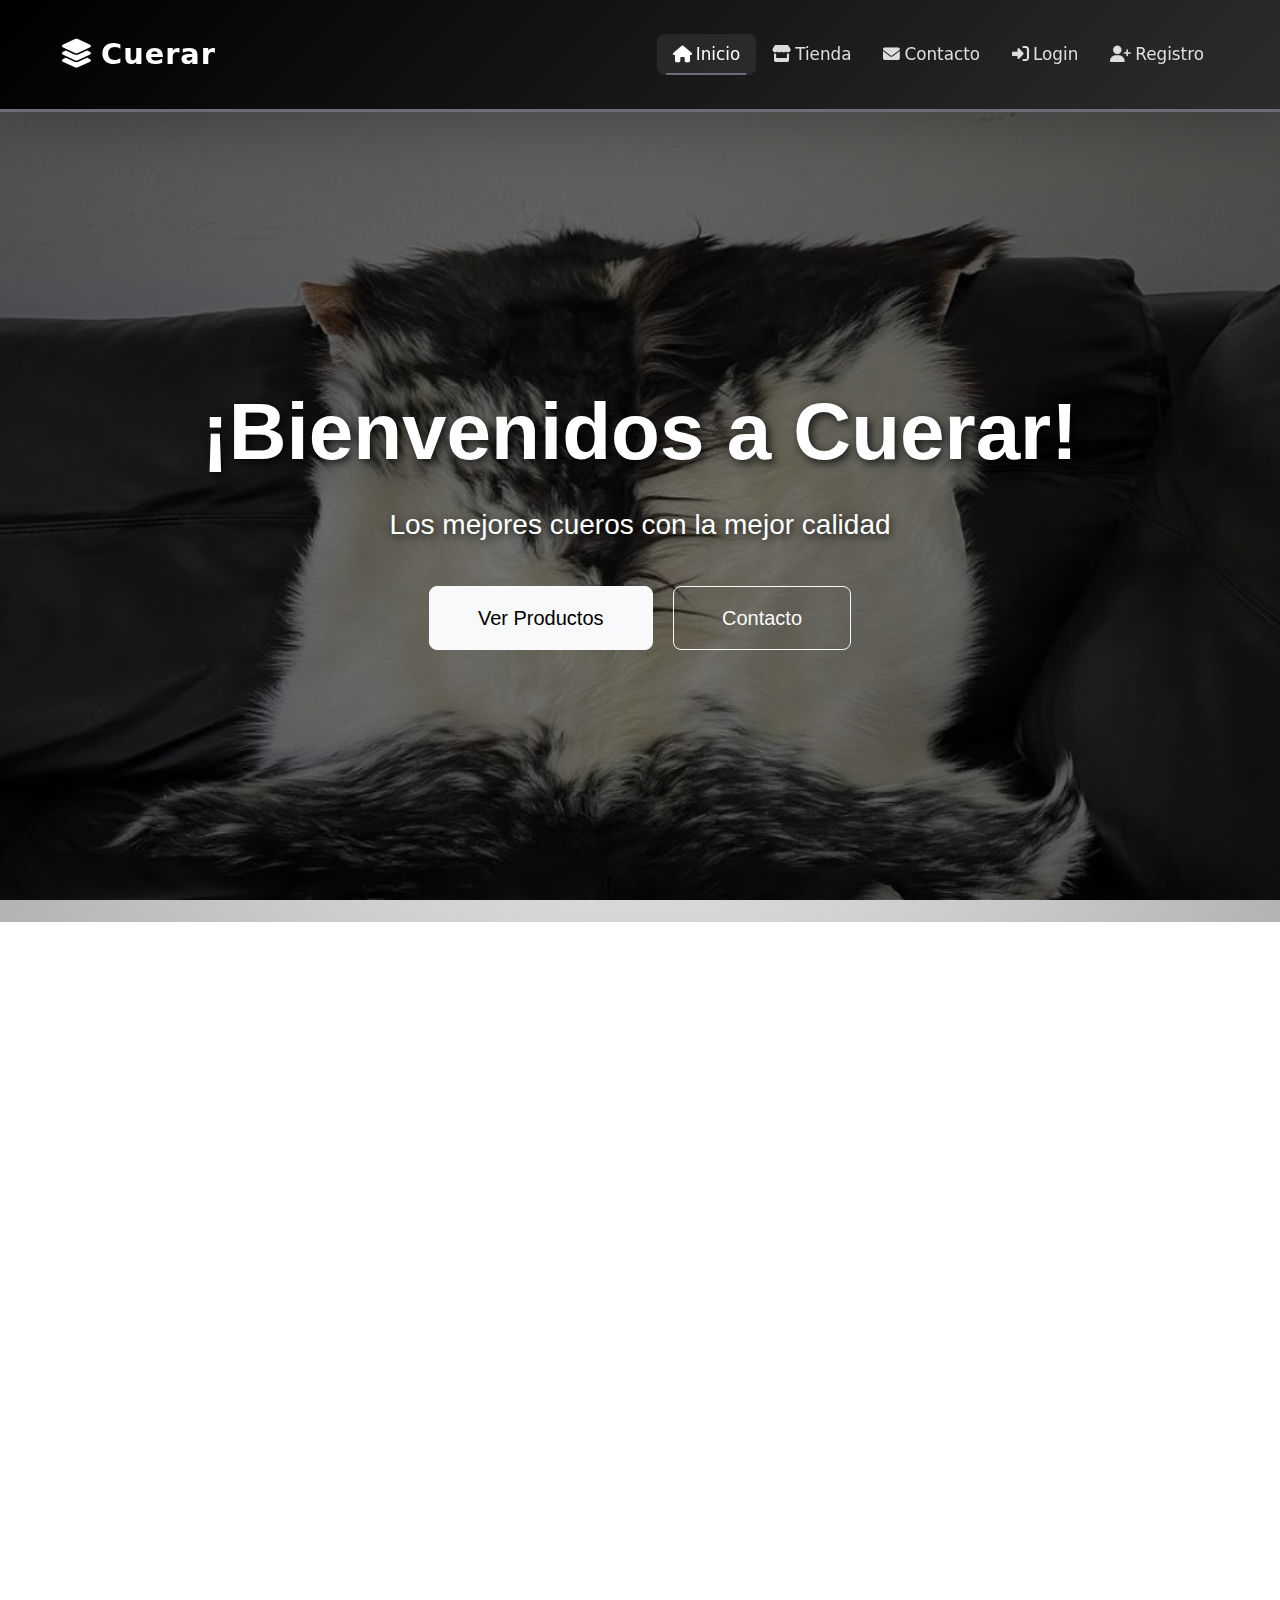
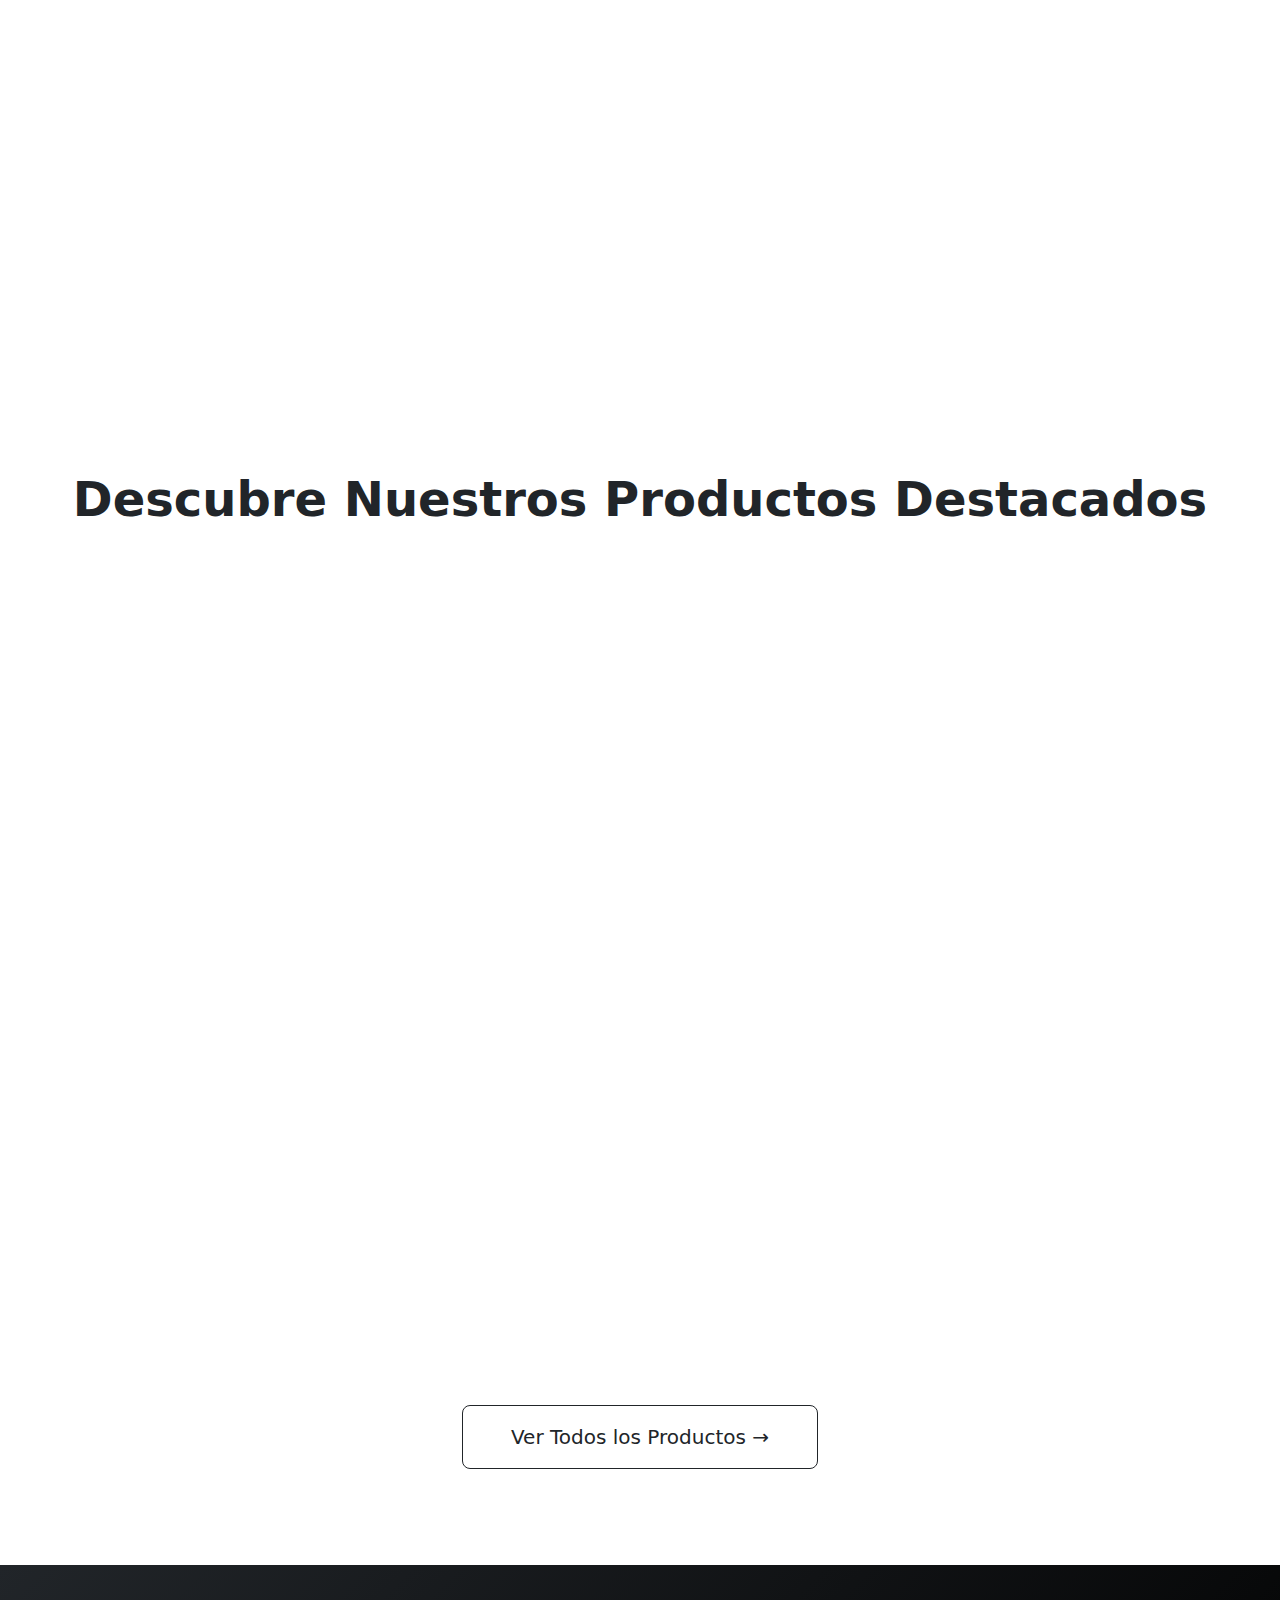
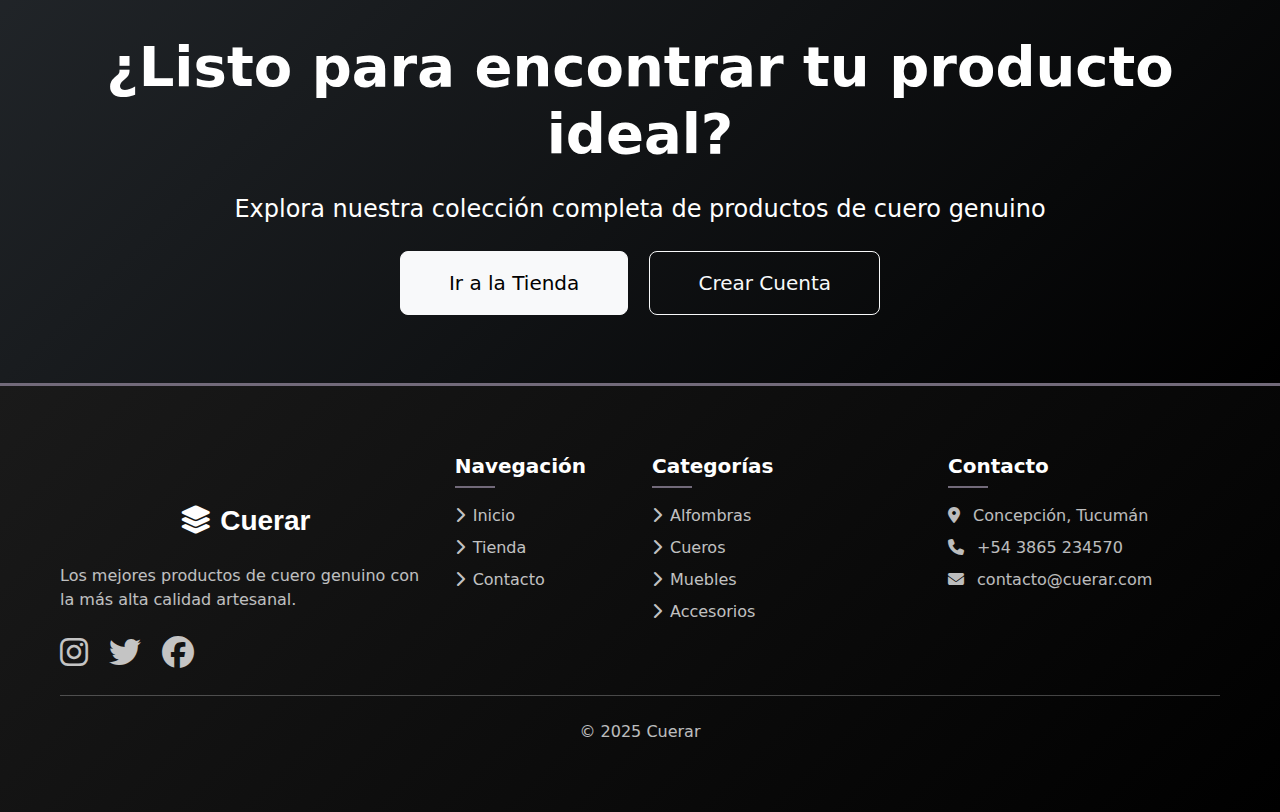
<file: index.html>
<!DOCTYPE html>
<html lang="en">
<head>
    <meta charset="UTF-8">
    <meta name="viewport" content="width=device-width, initial-scale=1.0">
    <link href="https://cdn.jsdelivr.net/npm/bootstrap@5.3.6/dist/css/bootstrap.min.css" rel="stylesheet" />
    <link rel="stylesheet" href="./css/style.css" />
    <link rel="stylesheet" href="https://cdnjs.cloudflare.com/ajax/libs/font-awesome/6.4.0/css/all.min.css" />
    <title>Cuerar</title>
</head>
<body>
    <header>
        <nav class="navbar navbar-expand-lg navbar-dark bg-dark shadow-lg sticky-top">
            <div class="container">
                <a class="navbar-brand fw-bold fs-3" href="./index.html">
                    <i class="fas fa-layer-group me-2"></i>Cuerar
                </a>
                <button class="navbar-toggler" type="button" data-bs-toggle="collapse" data-bs-target="#navbarNavAltMarkup" aria-controls="navbarNavAltMarkup" aria-expanded="false" aria-label="Toggle navigation">
                    <span class="navbar-toggler-icon"></span>
                </button>
                <div class="collapse navbar-collapse" id="navbarNavAltMarkup">
                    <ul class="navbar-nav ms-auto">
                        <li class="nav-item">
                            <a class="nav-link px-3 active" aria-current="page" href="./index.html">
                                <i class="fas fa-home me-1"></i>Inicio
                            </a>
                        </li>
                        <li class="nav-item">
                            <a class="nav-link px-3" href="./pages/tienda.html">
                                <i class="fas fa-store me-1"></i>Tienda
                            </a>
                        </li>
                        <li class="nav-item">
                            <a class="nav-link px-3" href="./pages/contacto.html">
                                <i class="fas fa-envelope me-1"></i>Contacto
                            </a>
                        </li>
                        <!-- Login y Registro se agregan/quitan dinámicamente por navbar.js -->
                    </ul>
                </div>
            </div>
        </nav>
    </header>
<main>
  <div class="banner">
    <h1 class="display-1 fw-bold mb-4">¡Bienvenidos a Cuerar!</h1>
    <p class="lead fs-3">Los mejores cueros con la mejor calidad</p>
    <div class="mt-4">
      <a href="./pages/tienda.html" class="btn btn-light btn-lg px-5 py-3 me-3">Ver Productos</a>
      <a href="./pages/contacto.html" class="btn btn-outline-light btn-lg px-5 py-3">Contacto</a>
    </div>
  </div>
  
  <!-- Sección Sobre Nosotros -->
  <section class="sobre-nosotros py-5 bg-light">
    <div class="container">
      <div class="row align-items-center">
        <div class="col-lg-6">
          <h2 class="display-4 fw-bold mb-4">Sobre Nosotros</h2>
          <p class="lead mb-4">
            Cuerar es una tienda dedicada a la venta de productos de cuero genuino. 
            Nos enorgullece ofrecer artículos de alta calidad que combinan estilo y durabilidad.
          </p>
          <p class="fs-5">
            Ya sea que estés buscando una cartera elegante, un cinturón resistente o accesorios únicos, 
            en Cuerar encontrarás lo que necesitas.
          </p>
          <div class="mt-4">
            <div class="d-flex align-items-center mb-3">
              <span class="badge bg-dark fs-5 me-3">✓</span>
              <span class="fs-5">100% Cuero Genuino</span>
            </div>
            <div class="d-flex align-items-center mb-3">
              <span class="badge bg-dark fs-5 me-3">✓</span>
              <span class="fs-5">Artesanía de Calidad</span>
            </div>
            <div class="d-flex align-items-center">
              <span class="badge bg-dark fs-5 me-3">✓</span>
              <span class="fs-5">Envíos a Todo el País</span>
            </div>
          </div>
        </div>
        <div class="col-lg-6 text-center">
          <div class="position-relative">
            <img src="./img/cartera-cuero-g.jpg" alt="Productos Cuerar" class="img-fluid rounded shadow-lg" style="max-width: 500px;">
            <div class="position-absolute top-0 start-0 badge bg-danger fs-4 m-3">Nuevo</div>
          </div>
        </div>
      </div>
    </div>
  </section>

  <!-- Separador con estadísticas -->
  <section class="stats-section py-5 bg-dark text-white">
    <div class="container">
      <div class="row text-center">
        <div class="col-md-4 mb-4 mb-md-0">
          <h3 class="display-4 fw-bold">15+</h3>
          <p class="lead">Productos Únicos</p>
        </div>
        <div class="col-md-4 mb-4 mb-md-0">
          <h3 class="display-4 fw-bold">10+</h3>
          <p class="lead">Categorías</p>
        </div>
        <div class="col-md-4">
          <h3 class="display-4 fw-bold">100%</h3>
          <p class="lead">Calidad Garantizada</p>
        </div>
      </div>
    </div>
  </section>

  <h2 class="text-center display-5 fw-bold my-5">Descubre Nuestros Productos Destacados</h2>
  <div class="container my-5 pb-5">
    <div class="row justify-content-center g-4">
      <div class="col-md-4 d-flex justify-content-center">
        <div class="card h-100 shadow-lg border-0 card-hover">
          <div class="position-relative overflow-hidden">
            <img src="./img/cartera-cuero-g.jpg" class="card-img-top card-img-zoom" alt="Cartera de cuero grande">
            <span class="badge bg-success position-absolute top-0 end-0 m-3 fs-6">Destacado</span>
          </div>
          <div class="card-body d-flex flex-column">
            <h5 class="card-title fs-4 fw-bold mb-3">Cartera de Cuero Grande</h5>
            <p class="card-text text-muted mb-3">Cuero genuino premium, perfecta para el día a día.</p>
            <div class="mt-auto">
              <p class="fs-3 fw-bold text-dark mb-3">$40.000</p>
              <a href="./pages/tienda.html" class="btn btn-dark btn-lg w-100 py-3">
                <i class="bi bi-cart-plus"></i> Comprar Ahora
              </a>
            </div>
          </div>
        </div>
      </div>
      <div class="col-md-4 d-flex justify-content-center">
        <div class="card h-100 shadow-lg border-0 card-hover">
          <div class="position-relative overflow-hidden">
            <img src="./img/cartera-cuero.jpg" class="card-img-top card-img-zoom" alt="Cartera de cuero clásica">
            <span class="badge bg-primary position-absolute top-0 end-0 m-3 fs-6">Popular</span>
          </div>
          <div class="card-body d-flex flex-column">
            <h5 class="card-title fs-4 fw-bold mb-3">Cartera de Cuero Clásica</h5>
            <p class="card-text text-muted mb-3">Elegancia atemporal en cuero genuino de alta calidad.</p>
            <div class="mt-auto">
              <p class="fs-3 fw-bold text-dark mb-3">$40.000</p>
              <a href="./pages/tienda.html" class="btn btn-dark btn-lg w-100 py-3">
                <i class="bi bi-cart-plus"></i> Comprar Ahora
              </a>
            </div>
          </div>
        </div>
      </div>
      <div class="col-md-4 d-flex justify-content-center">
        <div class="card h-100 shadow-lg border-0 card-hover">
          <div class="position-relative overflow-hidden">
            <img src="./img/cuero-de-cabra.jpg" class="card-img-top card-img-zoom" alt="Cuero de cabra">
            <span class="badge bg-warning text-dark position-absolute top-0 end-0 m-3 fs-6">Exclusivo</span>
          </div>
          <div class="card-body d-flex flex-column">
            <h5 class="card-title fs-4 fw-bold mb-3">Cuero de Cabra Premium</h5>
            <p class="card-text text-muted mb-3">Cuero natural suave y resistente, ideal para proyectos.</p>
            <div class="mt-auto">
              <p class="fs-3 fw-bold text-dark mb-3">$40.000</p>
              <a href="./pages/tienda.html" class="btn btn-dark btn-lg w-100 py-3">
                <i class="bi bi-cart-plus"></i> Comprar Ahora
              </a>
            </div>
          </div>
        </div>
      </div>
    </div>
    
    <!-- Botón ver más productos -->
    <div class="text-center mt-5">
      <a href="./pages/tienda.html" class="btn btn-outline-dark btn-lg px-5 py-3 fs-5">
        Ver Todos los Productos →
      </a>
    </div>
  </div>

  <!-- Sección de llamada a la acción -->
  <section class="cta-section py-5 bg-dark text-white text-center">
    <div class="container">
      <h2 class="display-4 fw-bold mb-4">¿Listo para encontrar tu producto ideal?</h2>
      <p class="lead fs-4 mb-4">Explora nuestra colección completa de productos de cuero genuino</p>
      <a href="./pages/tienda.html" class="btn btn-light btn-lg px-5 py-3 me-3">Ir a la Tienda</a>
      <a href="./pages/registro.html" class="btn btn-outline-light btn-lg px-5 py-3">Crear Cuenta</a>
    </div>
  </section>
</main>
<footer class="footer-modern bg-dark text-white">
    <div class="container py-5">
        <div class="row g-4">
            <!-- Columna 1: Logo y descripción -->
            <div class="col-lg-4 col-md-6">
                <h3 class="fw-bold mb-3">
                    <i class="fas fa-layer-group me-2"></i>Cuerar
                </h3>
                <p class="text-light opacity-75">
                    Los mejores productos de cuero genuino con la más alta calidad artesanal.
                </p>
                <div class="social-links mt-4">
                    <a href="https://www.instagram.com/" target="_blank" class="social-link me-3">
                        <i class="fab fa-instagram fa-2x"></i>
                    </a>
                    <a href="https://x.com/?lang=es" target="_blank" class="social-link me-3">
                        <i class="fab fa-twitter fa-2x"></i>
                    </a>
                    <a href="https://www.facebook.com" target="_blank" class="social-link">
                        <i class="fab fa-facebook fa-2x"></i>
                    </a>
                </div>
            </div>
            
            <!-- Columna 2: Enlaces rápidos -->
            <div class="col-lg-2 col-md-6">
                <h5 class="fw-bold mb-3">Navegación</h5>
                <ul class="list-unstyled">
                    <li class="mb-2">
                        <a href="./index.html" class="footer-link">
                            <i class="fas fa-chevron-right me-2"></i>Inicio
                        </a>
                    </li>
                    <li class="mb-2">
                        <a href="./pages/tienda.html" class="footer-link">
                            <i class="fas fa-chevron-right me-2"></i>Tienda
                        </a>
                    </li>
                    <li class="mb-2">
                        <a href="./pages/contacto.html" class="footer-link">
                            <i class="fas fa-chevron-right me-2"></i>Contacto
                        </a>
                    </li>
                </ul>
            </div>
            
            <!-- Columna 3: Categorías -->
            <div class="col-lg-3 col-md-6">
                <h5 class="fw-bold mb-3">Categorías</h5>
                <ul class="list-unstyled">
                    <li class="mb-2">
                        <a href="./pages/tienda.html" class="footer-link">
                            <i class="fas fa-chevron-right me-2"></i>Alfombras
                        </a>
                    </li>
                    <li class="mb-2">
                        <a href="./pages/tienda.html" class="footer-link">
                            <i class="fas fa-chevron-right me-2"></i>Cueros
                        </a>
                    </li>
                    <li class="mb-2">
                        <a href="./pages/tienda.html" class="footer-link">
                            <i class="fas fa-chevron-right me-2"></i>Muebles
                        </a>
                    </li>
                    <li class="mb-2">
                        <a href="./pages/tienda.html" class="footer-link">
                            <i class="fas fa-chevron-right me-2"></i>Accesorios
                        </a>
                    </li>
                </ul>
            </div>
            
            <!-- Columna 4: Contacto -->
            <div class="col-lg-3 col-md-6">
                <h5 class="fw-bold mb-3">Contacto</h5>
                <ul class="list-unstyled">
                    <li class="mb-2 text-light opacity-75">
                        <i class="fas fa-map-marker-alt me-2"></i>
                        Concepción, Tucumán
                    </li>
                    <li class="mb-2 text-light opacity-75">
                        <i class="fas fa-phone me-2"></i>
                        +54 3865 234570
                    </li>
                    <li class="mb-2 text-light opacity-75">
                        <i class="fas fa-envelope me-2"></i>
                        contacto@cuerar.com
                    </li>
                </ul>
            </div>
        </div>
        
        <!-- Línea divisoria -->
        <hr class="my-4 bg-light opacity-25">
        
        <!-- Copyright -->
        <div class="row">
            <div class="col-12 text-center">
                <p class="mb-0 text-light opacity-75">
                    © 2025 Cuerar
                </p>
            </div>
        </div>
    </div>
</footer>

    <!-- Modal del Carrito -->
    <div class="modal fade" id="carritoModal" tabindex="-1" aria-labelledby="carritoModalLabel" aria-hidden="true">
        <div class="modal-dialog modal-dialog-centered modal-lg modal-dialog-scrollable">
            <div class="modal-content">
                <div class="modal-header bg-dark text-white">
                    <h5 class="modal-title" id="carritoModalLabel">
                        <i class="fas fa-shopping-cart me-2"></i>Tu Carrito de Compras
                    </h5>
                    <button type="button" class="btn-close btn-close-white" data-bs-dismiss="modal" aria-label="Cerrar"></button>
                </div>
                <div class="modal-body">
                    <ul id="carrito-lista" class="list-group list-group-flush mb-3"></ul>
                    <div id="carrito-vacio" class="text-center py-5">
                        <i class="fas fa-shopping-cart fa-4x text-muted mb-3"></i>
                        <h5 class="text-muted">Tu carrito está vacío</h5>
                        <p class="text-muted">Agrega productos para comenzar tu compra</p>
                    </div>
                </div>
                <div class="modal-footer flex-column align-items-stretch">
                    <div class="d-flex justify-content-between mb-2">
                        <span class="text-muted">Subtotal:</span>
                        <span class="fw-bold">$<span id="carrito-total">0</span></span>
                    </div>
                    <div class="d-flex justify-content-between mb-2">
                        <span class="text-muted">Envío:</span>
                        <span class="fw-bold text-success">Gratis</span>
                    </div>
                    <hr class="my-2">
                    <div class="d-flex justify-content-between mb-3">
                        <span class="h5 mb-0">Total:</span>
                        <span class="h5 mb-0 fw-bold">$<span id="carrito-total-final">0</span></span>
                    </div>
                    <div class="d-flex gap-2">
                        <a href="./pages/tienda.html" class="btn btn-outline-secondary flex-fill">
                            <i class="fas fa-store me-2"></i>Ir a Tienda
                        </a>
                        <button class="btn btn-dark flex-fill" onclick="finalizarCompraDesdeModal()">
                            <i class="fas fa-credit-card me-2"></i>Finalizar Compra
                        </button>
                    </div>
                </div>
            </div>
        </div>
    </div>

  <script src="https://cdn.jsdelivr.net/npm/bootstrap@5.3.6/dist/js/bootstrap.bundle.min.js"></script>
  <script src="./java/carrito.js"></script>
  <script src="./java/navbar.js"></script>
</body>
</html>
</file>
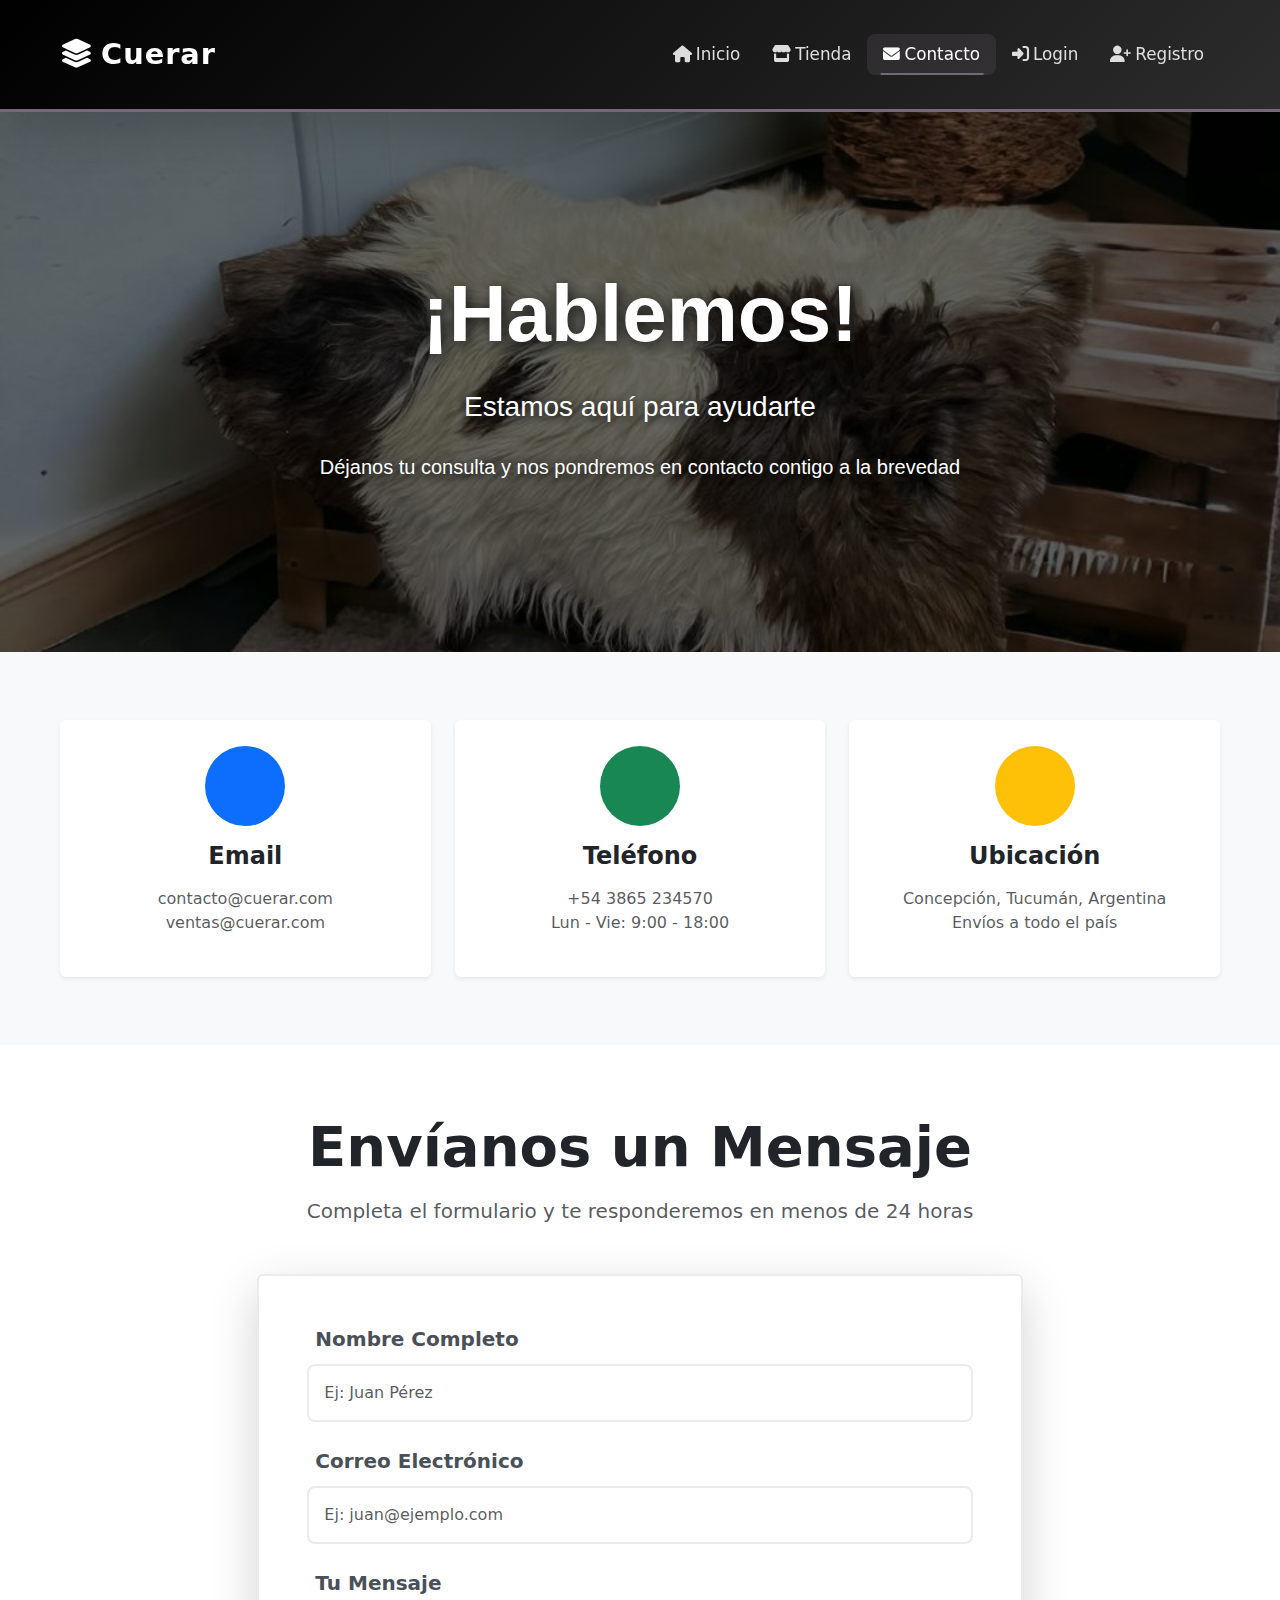
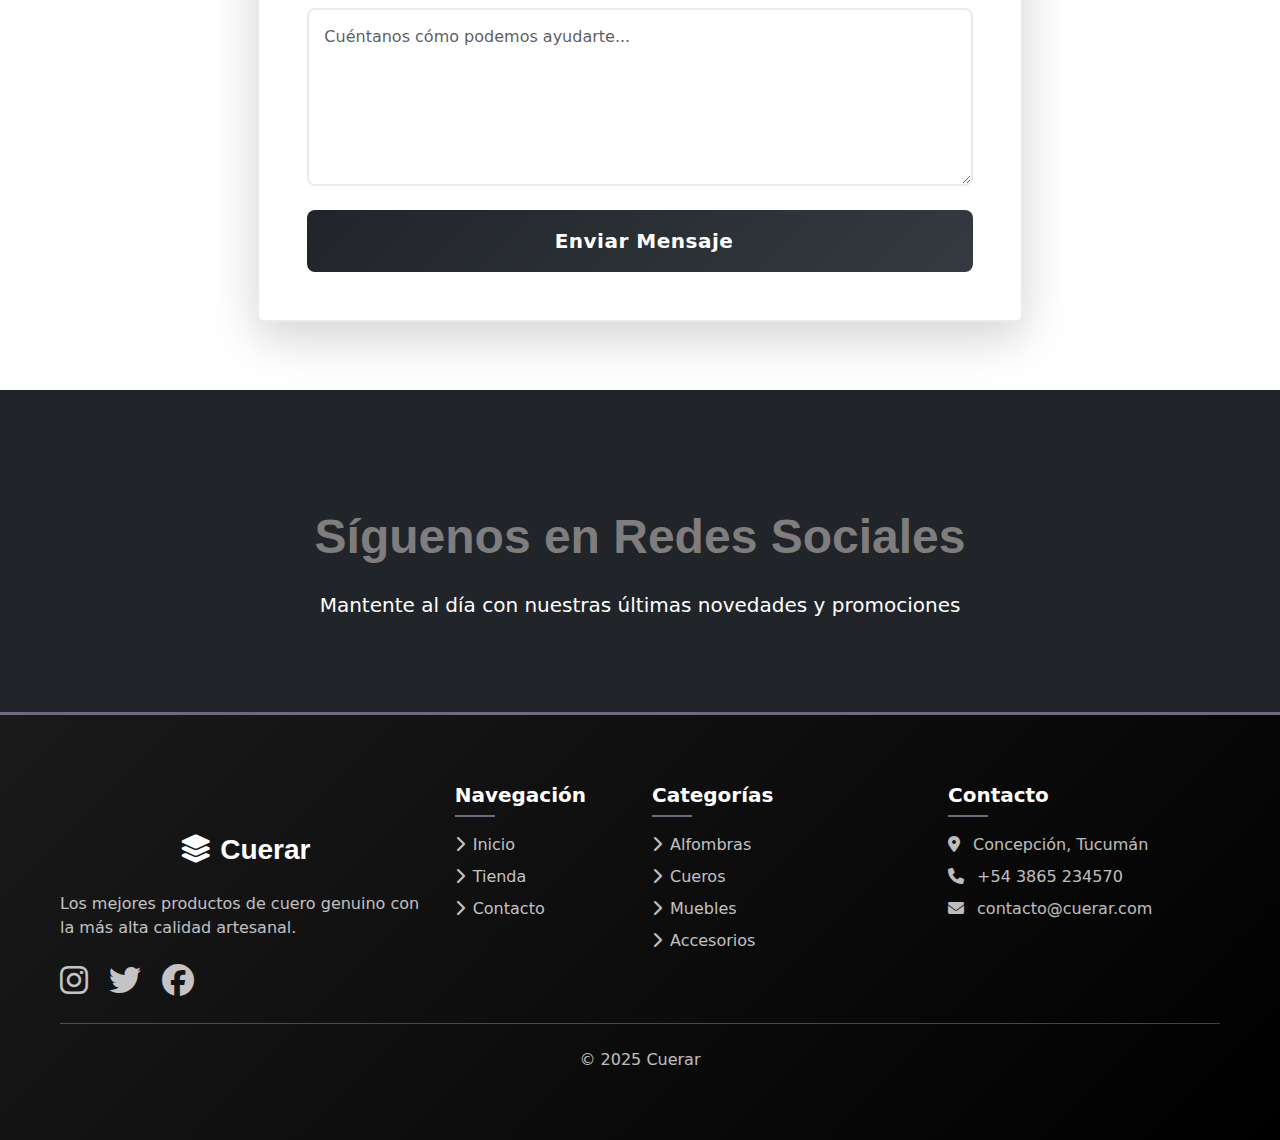
<file: pages/contacto.html>
<!DOCTYPE html>
<html lang="en">
<head>
    <meta charset="UTF-8">
    <meta name="viewport" content="width=device-width, initial-scale=1.0">
    <link href="https://cdn.jsdelivr.net/npm/bootstrap@5.3.6/dist/css/bootstrap.min.css" rel="stylesheet" />
    <link rel="stylesheet" href="../css/style.css" />
    <link rel="stylesheet" href="https://cdnjs.cloudflare.com/ajax/libs/font-awesome/6.4.0/css/all.min.css" />
    <title>Contacto | Cuerar</title>
</head>
<body>
    <header>
        <nav class="navbar navbar-expand-lg navbar-dark bg-dark shadow-lg sticky-top">
            <div class="container">
                <a class="navbar-brand fw-bold fs-3" href="../index.html">
                    <i class="fas fa-layer-group me-2"></i>Cuerar
                </a>
                <button class="navbar-toggler" type="button" data-bs-toggle="collapse" data-bs-target="#navbarNavAltMarkup" aria-controls="navbarNavAltMarkup" aria-expanded="false" aria-label="Toggle navigation">
                    <span class="navbar-toggler-icon"></span>
                </button>
                <div class="collapse navbar-collapse" id="navbarNavAltMarkup">
                    <div class="navbar-nav ms-auto">
                        <a class="nav-link px-3" href="../index.html">
                            <i class="fas fa-home me-1"></i>Inicio
                        </a>
                        <a class="nav-link px-3" href="./tienda.html">
                            <i class="fas fa-store me-1"></i>Tienda
                        </a>
                        <a class="nav-link px-3 active" aria-current="page" href="./contacto.html">
                            <i class="fas fa-envelope me-1"></i>Contacto
                        </a>
                        <a class="nav-link px-3" href="./login.html">
                            <i class="fas fa-sign-in-alt me-1"></i>Login
                        </a>
                        <a class="nav-link px-3" href="./registro.html">
                            <i class="fas fa-user-plus me-1"></i>Registro
                        </a>
                    </div>
                </div>
            </div>
        </nav>
    </header>
    <main>
        <div class="banner-contacto">
          <div class="container">
            <h1 class="display-1 fw-bold mb-4 text-white">¡Hablemos!</h1>
            <p class="lead fs-3 mb-4">Estamos aquí para ayudarte</p>
            <p class="fs-5">Déjanos tu consulta y nos pondremos en contacto contigo a la brevedad</p>
          </div>
        </div>

        <!-- Información de contacto rápida -->
        <section class="py-5 bg-light">
          <div class="container">
            <div class="row text-center g-4">
              <div class="col-md-4">
                <div class="contact-info-card p-4 h-100 bg-white rounded shadow-sm">
                  <div class="icon-circle bg-primary text-white mb-3 mx-auto">
                    <i class="bi bi-envelope-fill fs-2"></i>
                  </div>
                  <h4 class="fw-bold mb-3">Email</h4>
                  <p class="text-muted mb-0">contacto@cuerar.com</p>
                  <p class="text-muted">ventas@cuerar.com</p>
                </div>
              </div>
              <div class="col-md-4">
                <div class="contact-info-card p-4 h-100 bg-white rounded shadow-sm">
                  <div class="icon-circle bg-success text-white mb-3 mx-auto">
                    <i class="bi bi-telephone-fill fs-2"></i>
                  </div>
                  <h4 class="fw-bold mb-3">Teléfono</h4>
                  <p class="text-muted mb-0">+54 3865 234570</p>
                  <p class="text-muted">Lun - Vie: 9:00 - 18:00</p>
                </div>
              </div>
              <div class="col-md-4">
                <div class="contact-info-card p-4 h-100 bg-white rounded shadow-sm">
                  <div class="icon-circle bg-warning text-white mb-3 mx-auto">
                    <i class="bi bi-geo-alt-fill fs-2"></i>
                  </div>
                  <h4 class="fw-bold mb-3">Ubicación</h4>
                  <p class="text-muted mb-0">Concepción, Tucumán, Argentina</p>
                  <p class="text-muted">Envíos a todo el país</p>
                </div>
              </div>
            </div>
          </div>
        </section>

        <!-- Formulario de contacto mejorado -->
        <section class="py-5">
          <div class="container">
            <div class="text-center mb-5">
              <h2 class="display-4 fw-bold mb-3">Envíanos un Mensaje</h2>
              <p class="lead text-muted">Completa el formulario y te responderemos en menos de 24 horas</p>
            </div>
            
            <div class="row justify-content-center">
              <div class="col-lg-8">
                <div class="contact-form-card p-5 bg-white rounded shadow-lg">
                  <form action="#" method="post">
                    <div class="mb-4">
                      <label for="nombre" class="form-label fw-bold fs-5">
                        <i class="bi bi-person-fill text-primary me-2"></i>Nombre Completo
                      </label>
                      <input 
                        type="text" 
                        class="form-control form-control-lg" 
                        id="nombre" 
                        name="nombre" 
                        placeholder="Ej: Juan Pérez"
                        required 
                      />
                    </div>
                    
                    <div class="mb-4">
                      <label for="email" class="form-label fw-bold fs-5">
                        <i class="bi bi-envelope-fill text-success me-2"></i>Correo Electrónico
                      </label>
                      <input 
                        type="email" 
                        class="form-control form-control-lg" 
                        id="email" 
                        name="email" 
                        placeholder="Ej: juan@ejemplo.com"
                        required 
                      />
                    </div>
                    
                    <div class="mb-4">
                      <label for="mensaje" class="form-label fw-bold fs-5">
                        <i class="bi bi-chat-left-text-fill text-warning me-2"></i>Tu Mensaje
                      </label>
                      <textarea 
                        class="form-control form-control-lg" 
                        id="mensaje" 
                        name="mensaje" 
                        rows="6" 
                        placeholder="Cuéntanos cómo podemos ayudarte..."
                        required
                      ></textarea>
                    </div>
                    
                    <div class="d-grid">
                      <button type="submit" class="btn btn-dark btn-lg py-3 fs-5">
                        <i class="bi bi-send-fill me-2"></i>Enviar Mensaje
                      </button>
                    </div>
                  </form>
                </div>
              </div>
            </div>
          </div>
        </section>

        <!-- Sección de redes sociales -->
        <section class="py-5 bg-dark text-white text-center">
          <div class="container">
            <h3 class="display-5 fw-bold mb-4">Síguenos en Redes Sociales</h3>
            <p class="lead mb-4">Mantente al día con nuestras últimas novedades y promociones</p>  
          </div>
        </section>
    </main>
    <footer class="footer-modern bg-dark text-white">
        <div class="container py-5">
            <div class="row g-4">
                <!-- Columna 1: Logo y descripción -->
                <div class="col-lg-4 col-md-6">
                    <h3 class="fw-bold mb-3">
                        <i class="fas fa-layer-group me-2"></i>Cuerar
                    </h3>
                    <p class="text-light opacity-75">
                        Los mejores productos de cuero genuino con la más alta calidad artesanal.
                    </p>
                    <div class="social-links mt-4">
                        <a href="https://www.instagram.com/" target="_blank" class="social-link me-3">
                            <i class="fab fa-instagram fa-2x"></i>
                        </a>
                        <a href="https://x.com/?lang=es" target="_blank" class="social-link me-3">
                            <i class="fab fa-twitter fa-2x"></i>
                        </a>
                        <a href="https://www.facebook.com" target="_blank" class="social-link">
                            <i class="fab fa-facebook fa-2x"></i>
                        </a>
                    </div>
                </div>
                
                <!-- Columna 2: Enlaces rápidos -->
                <div class="col-lg-2 col-md-6">
                    <h5 class="fw-bold mb-3">Navegación</h5>
                    <ul class="list-unstyled">
                        <li class="mb-2">
                            <a href="../index.html" class="footer-link">
                                <i class="fas fa-chevron-right me-2"></i>Inicio
                            </a>
                        </li>
                        <li class="mb-2">
                            <a href="./tienda.html" class="footer-link">
                                <i class="fas fa-chevron-right me-2"></i>Tienda
                            </a>
                        </li>
                        <li class="mb-2">
                            <a href="./contacto.html" class="footer-link">
                                <i class="fas fa-chevron-right me-2"></i>Contacto
                            </a>
                        </li>
                    </ul>
                </div>
                
                <!-- Columna 3: Categorías -->
                <div class="col-lg-3 col-md-6">
                    <h5 class="fw-bold mb-3">Categorías</h5>
                    <ul class="list-unstyled">
                        <li class="mb-2">
                            <a href="./tienda.html" class="footer-link">
                                <i class="fas fa-chevron-right me-2"></i>Alfombras
                            </a>
                        </li>
                        <li class="mb-2">
                            <a href="./tienda.html" class="footer-link">
                                <i class="fas fa-chevron-right me-2"></i>Cueros
                            </a>
                        </li>
                        <li class="mb-2">
                            <a href="./tienda.html" class="footer-link">
                                <i class="fas fa-chevron-right me-2"></i>Muebles
                            </a>
                        </li>
                        <li class="mb-2">
                            <a href="./tienda.html" class="footer-link">
                                <i class="fas fa-chevron-right me-2"></i>Accesorios
                            </a>
                        </li>
                    </ul>
                </div>
                
                <!-- Columna 4: Contacto -->
                <div class="col-lg-3 col-md-6">
                    <h5 class="fw-bold mb-3">Contacto</h5>
                    <ul class="list-unstyled">
                        <li class="mb-2 text-light opacity-75">
                            <i class="fas fa-map-marker-alt me-2"></i>
                            Concepción, Tucumán
                        </li>
                        <li class="mb-2 text-light opacity-75">
                            <i class="fas fa-phone me-2"></i>
                            +54 3865 234570
                        </li>
                        <li class="mb-2 text-light opacity-75">
                            <i class="fas fa-envelope me-2"></i>
                            contacto@cuerar.com
                        </li>
                    </ul>
                </div>
            </div>
            
            <!-- Línea divisoria -->
            <hr class="my-4 bg-light opacity-25">
            
            <!-- Copyright -->
            <div class="row">
                <div class="col-12 text-center">
                    <p class="mb-0 text-light opacity-75">
                        © 2025 Cuerar
                    </p>
                </div>
            </div>
        </div>
    </footer>

  
  <script src="https://cdn.jsdelivr.net/npm/bootstrap@5.3.6/dist/js/bootstrap.bundle.min.js"></script>
  <script src="../java/contacto.js"></script>
</body>
</html>
</file>
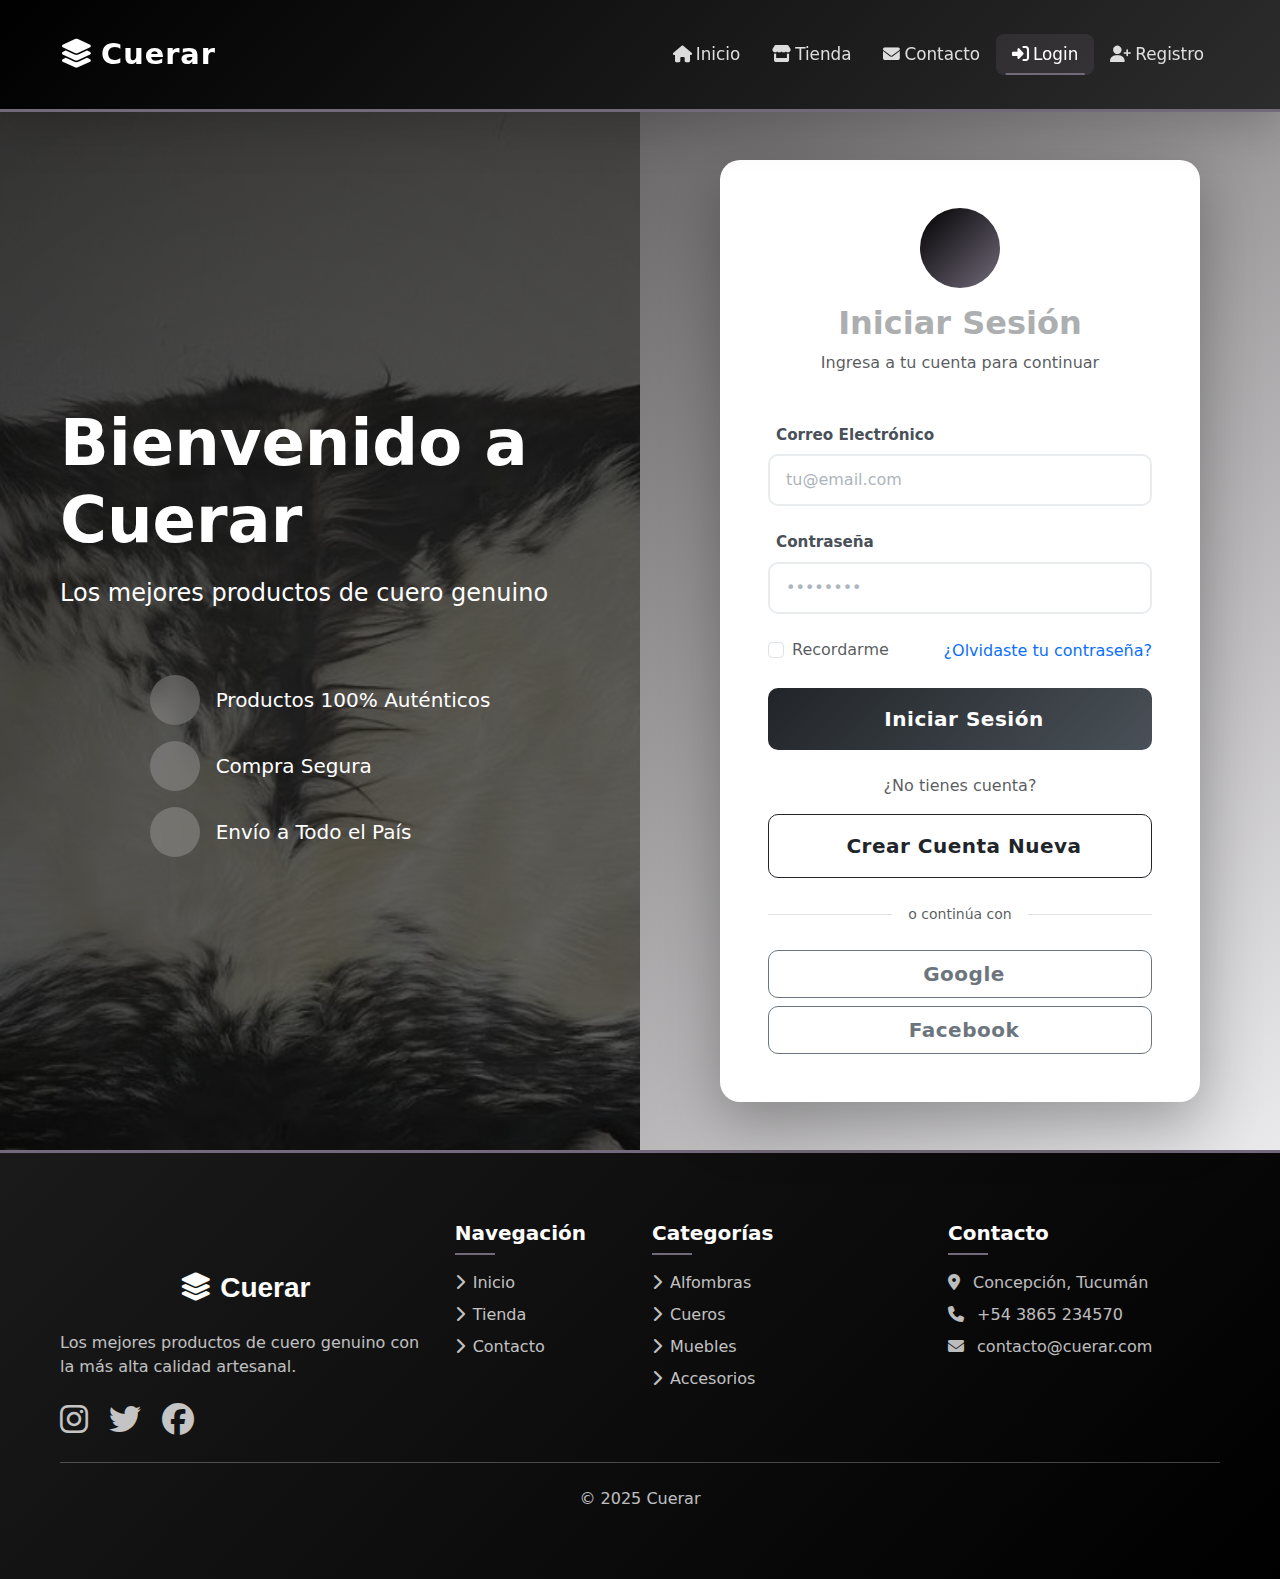
<file: pages/login.html>
<!DOCTYPE html>
<html lang="en">
<head>
    <meta charset="UTF-8">
    <meta name="viewport" content="width=device-width, initial-scale=1.0">
    <link href="https://cdn.jsdelivr.net/npm/bootstrap@5.3.6/dist/css/bootstrap.min.css" rel="stylesheet" />
    <link rel="stylesheet" href="../css/style.css" />
    <link rel="stylesheet" href="https://cdnjs.cloudflare.com/ajax/libs/font-awesome/6.4.0/css/all.min.css" />
    <title>Login | Cuerar</title>
</head>
<body>
    <header>
        <nav class="navbar navbar-expand-lg navbar-dark bg-dark shadow-lg sticky-top">
            <div class="container">
                <a class="navbar-brand fw-bold fs-3" href="../index.html">
                    <i class="fas fa-layer-group me-2"></i>Cuerar
                </a>
                <button class="navbar-toggler" type="button" data-bs-toggle="collapse" data-bs-target="#navbarNavAltMarkup" aria-controls="navbarNavAltMarkup" aria-expanded="false" aria-label="Toggle navigation">
                    <span class="navbar-toggler-icon"></span>
                </button>
                <div class="collapse navbar-collapse" id="navbarNavAltMarkup">
                    <div class="navbar-nav ms-auto">
                        <a class="nav-link px-3" href="../index.html">
                            <i class="fas fa-home me-1"></i>Inicio
                        </a>
                        <a class="nav-link px-3" href="./tienda.html">
                            <i class="fas fa-store me-1"></i>Tienda
                        </a>
                        <a class="nav-link px-3" href="./contacto.html">
                            <i class="fas fa-envelope me-1"></i>Contacto
                        </a>
                        <a class="nav-link px-3 active" aria-current="page" href="./login.html">
                            <i class="fas fa-sign-in-alt me-1"></i>Login
                        </a>
                        <a class="nav-link px-3" href="./registro.html">
                            <i class="fas fa-user-plus me-1"></i>Registro
                        </a>
                    </div>
                </div>
            </div>
        </nav>
    </header>
    <main>
        <div class="login-container">
            <div class="row w-100 m-0">
                <!-- Sección izquierda con imagen/info -->
                <div class="col-lg-6 d-none d-lg-flex login-side-panel">
                    <div class="d-flex flex-column justify-content-center align-items-center text-white p-5">
                        <div class="mb-4">
                            <h1 class="display-3 fw-bold mb-3">Bienvenido a Cuerar</h1>
                            <p class="lead fs-4">Los mejores productos de cuero genuino</p>
                        </div>
                        <div class="features-list mt-4">
                            <div class="d-flex align-items-center mb-3">
                                <div class="feature-icon me-3">
                                    <i class="bi bi-check-circle-fill fs-3"></i>
                                </div>
                                <span class="fs-5">Productos 100% Auténticos</span>
                            </div>
                            <div class="d-flex align-items-center mb-3">
                                <div class="feature-icon me-3">
                                    <i class="bi bi-shield-check fs-3"></i>
                                </div>
                                <span class="fs-5">Compra Segura</span>
                            </div>
                            <div class="d-flex align-items-center">
                                <div class="feature-icon me-3">
                                    <i class="bi bi-truck fs-3"></i>
                                </div>
                                <span class="fs-5">Envío a Todo el País</span>
                            </div>
                        </div>
                    </div>
                </div>
                
                <!-- Sección derecha con formulario -->
                <div class="col-lg-6 d-flex align-items-center justify-content-center p-5">
                    <div class="login-form-wrapper">
                        <form class="login-form-modern">
                            <div class="text-center mb-5">
                                <div class="login-icon mb-3">
                                    <i class="bi bi-person-circle fs-1"></i>
                                </div>
                                <h2 class="fw-bold mb-2">Iniciar Sesión</h2>
                                <p class="text-muted">Ingresa a tu cuenta para continuar</p>
                            </div>
                            
                            <div class="mb-4">
                                <label for="email" class="form-label fw-semibold">
                                    <i class="bi bi-envelope-fill text-primary me-2"></i>Correo Electrónico
                                </label>
                                <input 
                                    type="email" 
                                    class="form-control form-control-lg" 
                                    id="email"
                                    name="email" 
                                    placeholder="tu@email.com" 
                                    required
                                >
                            </div>
                            
                            <div class="mb-4">
                                <label for="password" class="form-label fw-semibold">
                                    <i class="bi bi-lock-fill text-primary me-2"></i>Contraseña
                                </label>
                                <div class="password-input-wrapper">
                                    <input 
                                        type="password" 
                                        class="form-control form-control-lg" 
                                        id="password"
                                        name="password" 
                                        placeholder="••••••••" 
                                        required
                                    >
                                </div>
                            </div>
                            
                            <div class="d-flex justify-content-between align-items-center mb-4">
                                <div class="form-check">
                                    <input class="form-check-input" type="checkbox" id="rememberMe">
                                    <label class="form-check-label text-muted" for="rememberMe">
                                        Recordarme
                                    </label>
                                </div>
                                <a href="#" class="text-decoration-none">¿Olvidaste tu contraseña?</a>
                            </div>
                            
                            <button type="submit" class="btn btn-dark btn-lg w-100 py-3 mb-4">
                                <i class="bi bi-box-arrow-in-right me-2"></i>Iniciar Sesión
                            </button>
                            
                            <div class="text-center">
                                <p class="text-muted mb-3">¿No tienes cuenta?</p>
                                <a href="./registro.html" class="btn btn-outline-dark btn-lg w-100 py-3">
                                    <i class="bi bi-person-plus me-2"></i>Crear Cuenta Nueva
                                </a>
                            </div>
                            
                            <div class="divider my-4">
                                <span class="text-muted">o continúa con</span>
                            </div>
                            
                            <div class="social-login-buttons">
                                <button type="button" class="btn btn-outline-secondary btn-lg w-100 mb-2">
                                    <i class="bi bi-google me-2"></i>Google
                                </button>
                                <button type="button" class="btn btn-outline-secondary btn-lg w-100">
                                    <i class="bi bi-facebook me-2"></i>Facebook
                                </button>
                            </div>
                        </form>
                    </div>
                </div>
            </div>
        </div>
    </main>
    <footer class="footer-modern bg-dark text-white">
        <div class="container py-5">
            <div class="row g-4">
                <!-- Columna 1: Logo y descripción -->
                <div class="col-lg-4 col-md-6">
                    <h3 class="fw-bold mb-3">
                        <i class="fas fa-layer-group me-2"></i>Cuerar
                    </h3>
                    <p class="text-light opacity-75">
                        Los mejores productos de cuero genuino con la más alta calidad artesanal.
                    </p>
                    <div class="social-links mt-4">
                        <a href="https://www.instagram.com/" target="_blank" class="social-link me-3">
                            <i class="fab fa-instagram fa-2x"></i>
                        </a>
                        <a href="https://x.com/?lang=es" target="_blank" class="social-link me-3">
                            <i class="fab fa-twitter fa-2x"></i>
                        </a>
                        <a href="https://www.facebook.com" target="_blank" class="social-link">
                            <i class="fab fa-facebook fa-2x"></i>
                        </a>
                    </div>
                </div>
                
                <!-- Columna 2: Enlaces rápidos -->
                <div class="col-lg-2 col-md-6">
                    <h5 class="fw-bold mb-3">Navegación</h5>
                    <ul class="list-unstyled">
                        <li class="mb-2">
                            <a href="../index.html" class="footer-link">
                                <i class="fas fa-chevron-right me-2"></i>Inicio
                            </a>
                        </li>
                        <li class="mb-2">
                            <a href="./tienda.html" class="footer-link">
                                <i class="fas fa-chevron-right me-2"></i>Tienda
                            </a>
                        </li>
                        <li class="mb-2">
                            <a href="./contacto.html" class="footer-link">
                                <i class="fas fa-chevron-right me-2"></i>Contacto
                            </a>
                        </li>
                    </ul>
                </div>
                
                <!-- Columna 3: Categorías -->
                <div class="col-lg-3 col-md-6">
                    <h5 class="fw-bold mb-3">Categorías</h5>
                    <ul class="list-unstyled">
                        <li class="mb-2">
                            <a href="./tienda.html" class="footer-link">
                                <i class="fas fa-chevron-right me-2"></i>Alfombras
                            </a>
                        </li>
                        <li class="mb-2">
                            <a href="./tienda.html" class="footer-link">
                                <i class="fas fa-chevron-right me-2"></i>Cueros
                            </a>
                        </li>
                        <li class="mb-2">
                            <a href="./tienda.html" class="footer-link">
                                <i class="fas fa-chevron-right me-2"></i>Muebles
                            </a>
                        </li>
                        <li class="mb-2">
                            <a href="./tienda.html" class="footer-link">
                                <i class="fas fa-chevron-right me-2"></i>Accesorios
                            </a>
                        </li>
                    </ul>
                </div>
                
                <!-- Columna 4: Contacto -->
                <div class="col-lg-3 col-md-6">
                    <h5 class="fw-bold mb-3">Contacto</h5>
                    <ul class="list-unstyled">
                        <li class="mb-2 text-light opacity-75">
                            <i class="fas fa-map-marker-alt me-2"></i>
                            Concepción, Tucumán
                        </li>
                        <li class="mb-2 text-light opacity-75">
                            <i class="fas fa-phone me-2"></i>
                            +54 3865 234570
                        </li>
                        <li class="mb-2 text-light opacity-75">
                            <i class="fas fa-envelope me-2"></i>
                            contacto@cuerar.com
                        </li>
                    </ul>
                </div>
            </div>
            
            <!-- Línea divisoria -->
            <hr class="my-4 bg-light opacity-25">
            
            <!-- Copyright -->
            <div class="row">
                <div class="col-12 text-center">
                    <p class="mb-0 text-light opacity-75">
                        © 2025 Cuerar
                    </p>
                </div>
            </div>
        </div>
    </footer>
    <script src="https://cdn.jsdelivr.net/npm/bootstrap@5.3.6/dist/js/bootstrap.bundle.min.js"></script>
    <script src="../java/login.js"></script>
</body>
</html>
</file>
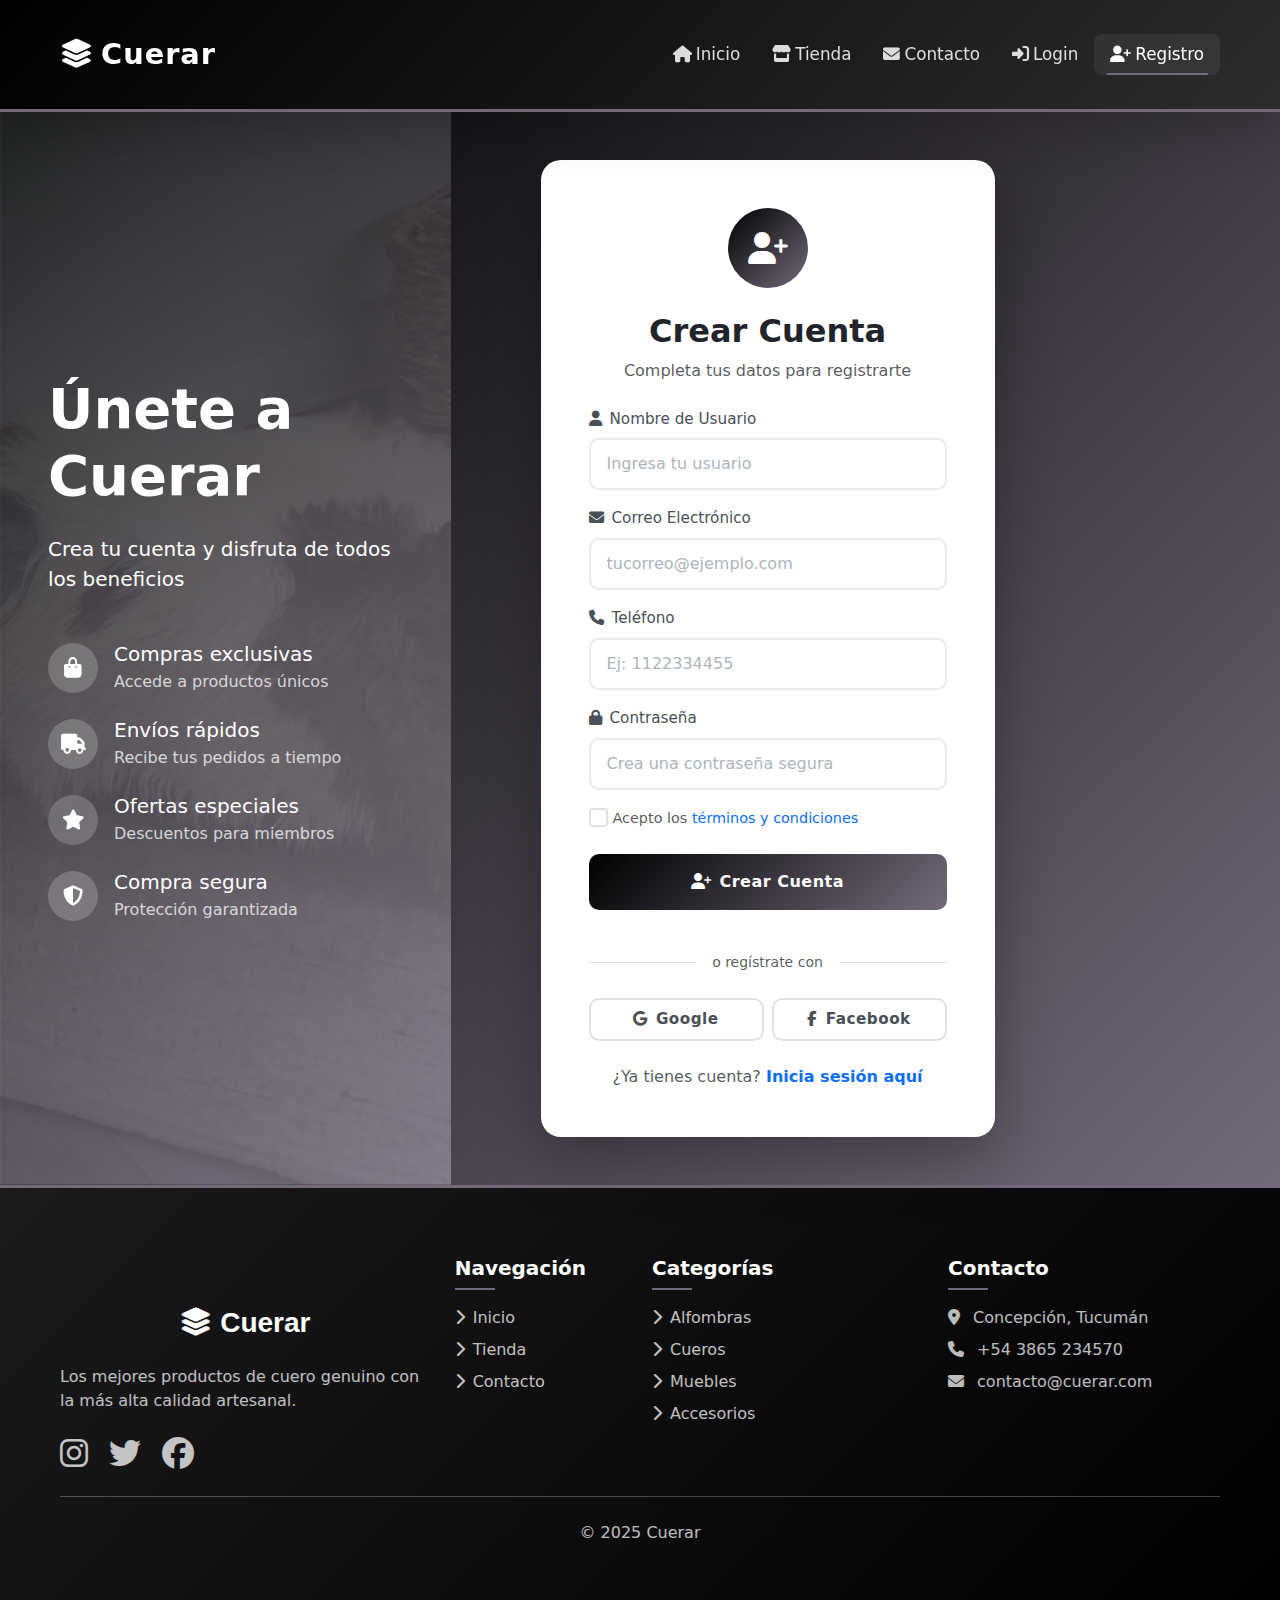
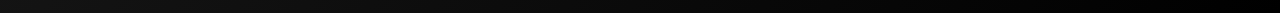
<file: pages/registro.html>
<!DOCTYPE html>
<html lang="en">
<head>
    <meta charset="UTF-8">
    <meta name="viewport" content="width=device-width, initial-scale=1.0">
    <link href="https://cdn.jsdelivr.net/npm/bootstrap@5.3.6/dist/css/bootstrap.min.css" rel="stylesheet" />
    <link rel="stylesheet" href="../css/style.css" />
    <link rel="stylesheet" href="https://cdnjs.cloudflare.com/ajax/libs/font-awesome/6.4.0/css/all.min.css" />
    <title>Registro | Cuerar</title>
</head>
<body>
    <header>
        <nav class="navbar navbar-expand-lg navbar-dark bg-dark shadow-lg sticky-top">
            <div class="container">
                <a class="navbar-brand fw-bold fs-3" href="../index.html">
                    <i class="fas fa-layer-group me-2"></i>Cuerar
                </a>
                <button class="navbar-toggler" type="button" data-bs-toggle="collapse" data-bs-target="#navbarNavAltMarkup" aria-controls="navbarNavAltMarkup" aria-expanded="false" aria-label="Toggle navigation">
                    <span class="navbar-toggler-icon"></span>
                </button>
                <div class="collapse navbar-collapse" id="navbarNavAltMarkup">
                    <div class="navbar-nav ms-auto">
                        <a class="nav-link px-3" href="../index.html">
                            <i class="fas fa-home me-1"></i>Inicio
                        </a>
                        <a class="nav-link px-3" href="./tienda.html">
                            <i class="fas fa-store me-1"></i>Tienda
                        </a>
                        <a class="nav-link px-3" href="./contacto.html">
                            <i class="fas fa-envelope me-1"></i>Contacto
                        </a>
                        <a class="nav-link px-3" href="./login.html">
                            <i class="fas fa-sign-in-alt me-1"></i>Login
                        </a>
                        <a class="nav-link px-3 active" aria-current="page" href="./registro.html">
                            <i class="fas fa-user-plus me-1"></i>Registro
                        </a>
                    </div>
                </div>
            </div>
        </nav>
    </header>

    <main>
        <div class="register-container">
            <div class="row g-0 h-100">
                <!-- Panel lateral izquierdo - Solo visible en pantallas grandes -->
                <div class="col-lg-5 d-none d-lg-block">
                    <div class="register-side-panel h-100 d-flex flex-column justify-content-center p-5 text-white">
                        <div class="position-relative z-1">
                            <h1 class="display-4 fw-bold mb-4">Únete a Cuerar</h1>
                            <p class="lead mb-5">Crea tu cuenta y disfruta de todos los beneficios</p>
                            
                            <div class="features-list">
                                <div class="d-flex align-items-center mb-4">
                                    <div class="feature-icon me-3">
                                        <i class="fas fa-shopping-bag fa-lg"></i>
                                    </div>
                                    <div>
                                        <h5 class="mb-1">Compras exclusivas</h5>
                                        <p class="mb-0 opacity-75">Accede a productos únicos</p>
                                    </div>
                                </div>
                                
                                <div class="d-flex align-items-center mb-4">
                                    <div class="feature-icon me-3">
                                        <i class="fas fa-truck fa-lg"></i>
                                    </div>
                                    <div>
                                        <h5 class="mb-1">Envíos rápidos</h5>
                                        <p class="mb-0 opacity-75">Recibe tus pedidos a tiempo</p>
                                    </div>
                                </div>
                                
                                <div class="d-flex align-items-center mb-4">
                                    <div class="feature-icon me-3">
                                        <i class="fas fa-star fa-lg"></i>
                                    </div>
                                    <div>
                                        <h5 class="mb-1">Ofertas especiales</h5>
                                        <p class="mb-0 opacity-75">Descuentos para miembros</p>
                                    </div>
                                </div>
                                
                                <div class="d-flex align-items-center">
                                    <div class="feature-icon me-3">
                                        <i class="fas fa-shield-alt fa-lg"></i>
                                    </div>
                                    <div>
                                        <h5 class="mb-1">Compra segura</h5>
                                        <p class="mb-0 opacity-75">Protección garantizada</p>
                                    </div>
                                </div>
                            </div>
                        </div>
                    </div>
                </div>
                
                <!-- Panel derecho - Formulario -->
                <div class="col-lg-7">
                    <div class="register-form-wrapper d-flex align-items-center justify-content-center p-4 p-lg-5">
                        <div class="w-100">
                            <div class="register-form-modern">
                                <!-- Icono de usuario -->
                                <div class="register-icon mb-4">
                                    <i class="fas fa-user-plus fa-2x"></i>
                                </div>
                                
                                <h2 class="text-center fw-bold mb-2">Crear Cuenta</h2>
                                <p class="text-center text-muted mb-4">Completa tus datos para registrarte</p>
                                
                                <form class="register-form">
                                    <!-- Nombre de usuario -->
                                    <div class="mb-3">
                                        <label for="username" class="form-label">
                                            <i class="fas fa-user me-2"></i>Nombre de Usuario
                                        </label>
                                        <input type="text" class="form-control" id="username" 
                                               placeholder="Ingresa tu usuario" required>
                                    </div>
                                    
                                    <!-- Email -->
                                    <div class="mb-3">
                                        <label for="email" class="form-label">
                                            <i class="fas fa-envelope me-2"></i>Correo Electrónico
                                        </label>
                                        <input type="email" class="form-control" id="email" 
                                               placeholder="tucorreo@ejemplo.com" required>
                                    </div>
                                    
                                    <!-- Teléfono -->
                                    <div class="mb-3">
                                        <label for="phone" class="form-label">
                                            <i class="fas fa-phone me-2"></i>Teléfono
                                        </label>
                                        <input type="tel" class="form-control" id="phone" 
                                               placeholder="Ej: 1122334455" required>
                                    </div>
                                    
                                    <!-- Contraseña -->
                                    <div class="mb-3">
                                        <label for="password" class="form-label">
                                            <i class="fas fa-lock me-2"></i>Contraseña
                                        </label>
                                        <input type="password" class="form-control" id="password" 
                                               placeholder="Crea una contraseña segura" required>
                                    </div>
                                    
                                    <!-- Términos y condiciones -->
                                    <div class="form-check mb-4">
                                        <input class="form-check-input" type="checkbox" id="terms" required>
                                        <label class="form-check-label text-muted" for="terms">
                                            Acepto los <a href="#" class="text-decoration-none">términos y condiciones</a>
                                        </label>
                                    </div>
                                    
                                    <!-- Botón de registro -->
                                    <button type="submit" class="btn btn-dark w-100 py-3 mb-3">
                                        <i class="fas fa-user-plus me-2"></i>Crear Cuenta
                                    </button>
                                    
                                    <!-- Divider -->
                                    <div class="divider my-4">
                                        <span class="text-muted">o regístrate con</span>
                                    </div>
                                    
                                    <!-- Botones de registro social -->
                                    <div class="social-login-buttons row g-2 mb-4">
                                        <div class="col-6">
                                            <button type="button" class="btn btn-outline-dark w-100 py-2">
                                                <i class="fab fa-google me-2"></i>Google
                                            </button>
                                        </div>
                                        <div class="col-6">
                                            <button type="button" class="btn btn-outline-dark w-100 py-2">
                                                <i class="fab fa-facebook-f me-2"></i>Facebook
                                            </button>
                                        </div>
                                    </div>
                                    
                                    <!-- Link a login -->
                                    <div class="text-center">
                                        <p class="text-muted mb-0">
                                            ¿Ya tienes cuenta? 
                                            <a href="./login.html" class="text-decoration-none fw-semibold">Inicia sesión aquí</a>
                                        </p>
                                    </div>
                                </form>
                            </div>
                        </div>
                    </div>
                </div>
            </div>
        </div>
    </main>

    <footer class="footer-modern bg-dark text-white">
        <div class="container py-5">
            <div class="row g-4">
                <!-- Columna 1: Logo y descripción -->
                <div class="col-lg-4 col-md-6">
                    <h3 class="fw-bold mb-3">
                        <i class="fas fa-layer-group me-2"></i>Cuerar
                    </h3>
                    <p class="text-light opacity-75">
                        Los mejores productos de cuero genuino con la más alta calidad artesanal.
                    </p>
                    <div class="social-links mt-4">
                        <a href="https://www.instagram.com/" target="_blank" class="social-link me-3">
                            <i class="fab fa-instagram fa-2x"></i>
                        </a>
                        <a href="https://x.com/?lang=es" target="_blank" class="social-link me-3">
                            <i class="fab fa-twitter fa-2x"></i>
                        </a>
                        <a href="https://www.facebook.com" target="_blank" class="social-link">
                            <i class="fab fa-facebook fa-2x"></i>
                        </a>
                    </div>
                </div>
                
                <!-- Columna 2: Enlaces rápidos -->
                <div class="col-lg-2 col-md-6">
                    <h5 class="fw-bold mb-3">Navegación</h5>
                    <ul class="list-unstyled">
                        <li class="mb-2">
                            <a href="../index.html" class="footer-link">
                                <i class="fas fa-chevron-right me-2"></i>Inicio
                            </a>
                        </li>
                        <li class="mb-2">
                            <a href="./tienda.html" class="footer-link">
                                <i class="fas fa-chevron-right me-2"></i>Tienda
                            </a>
                        </li>
                        <li class="mb-2">
                            <a href="./contacto.html" class="footer-link">
                                <i class="fas fa-chevron-right me-2"></i>Contacto
                            </a>
                        </li>
                    </ul>
                </div>
                
                <!-- Columna 3: Categorías -->
                <div class="col-lg-3 col-md-6">
                    <h5 class="fw-bold mb-3">Categorías</h5>
                    <ul class="list-unstyled">
                        <li class="mb-2">
                            <a href="./tienda.html" class="footer-link">
                                <i class="fas fa-chevron-right me-2"></i>Alfombras
                            </a>
                        </li>
                        <li class="mb-2">
                            <a href="./tienda.html" class="footer-link">
                                <i class="fas fa-chevron-right me-2"></i>Cueros
                            </a>
                        </li>
                        <li class="mb-2">
                            <a href="./tienda.html" class="footer-link">
                                <i class="fas fa-chevron-right me-2"></i>Muebles
                            </a>
                        </li>
                        <li class="mb-2">
                            <a href="./tienda.html" class="footer-link">
                                <i class="fas fa-chevron-right me-2"></i>Accesorios
                            </a>
                        </li>
                    </ul>
                </div>
                
                <!-- Columna 4: Contacto -->
                <div class="col-lg-3 col-md-6">
                    <h5 class="fw-bold mb-3">Contacto</h5>
                    <ul class="list-unstyled">
                        <li class="mb-2 text-light opacity-75">
                            <i class="fas fa-map-marker-alt me-2"></i>
                            Concepción, Tucumán
                        </li>
                        <li class="mb-2 text-light opacity-75">
                            <i class="fas fa-phone me-2"></i>
                            +54 3865 234570
                        </li>
                        <li class="mb-2 text-light opacity-75">
                            <i class="fas fa-envelope me-2"></i>
                            contacto@cuerar.com
                        </li>
                    </ul>
                </div>
            </div>
            
            <!-- Línea divisoria -->
            <hr class="my-4 bg-light opacity-25">
            
            <!-- Copyright -->
            <div class="row">
                <div class="col-12 text-center">
                    <p class="mb-0 text-light opacity-75">
                        © 2025 Cuerar
                    </p>
                </div>
            </div>
        </div>
    </footer>
    
    <script src="https://cdn.jsdelivr.net/npm/bootstrap@5.3.6/dist/js/bootstrap.bundle.min.js"></script>
    <script src="../java/registrar.js"></script>
</body>
</html>
</file>
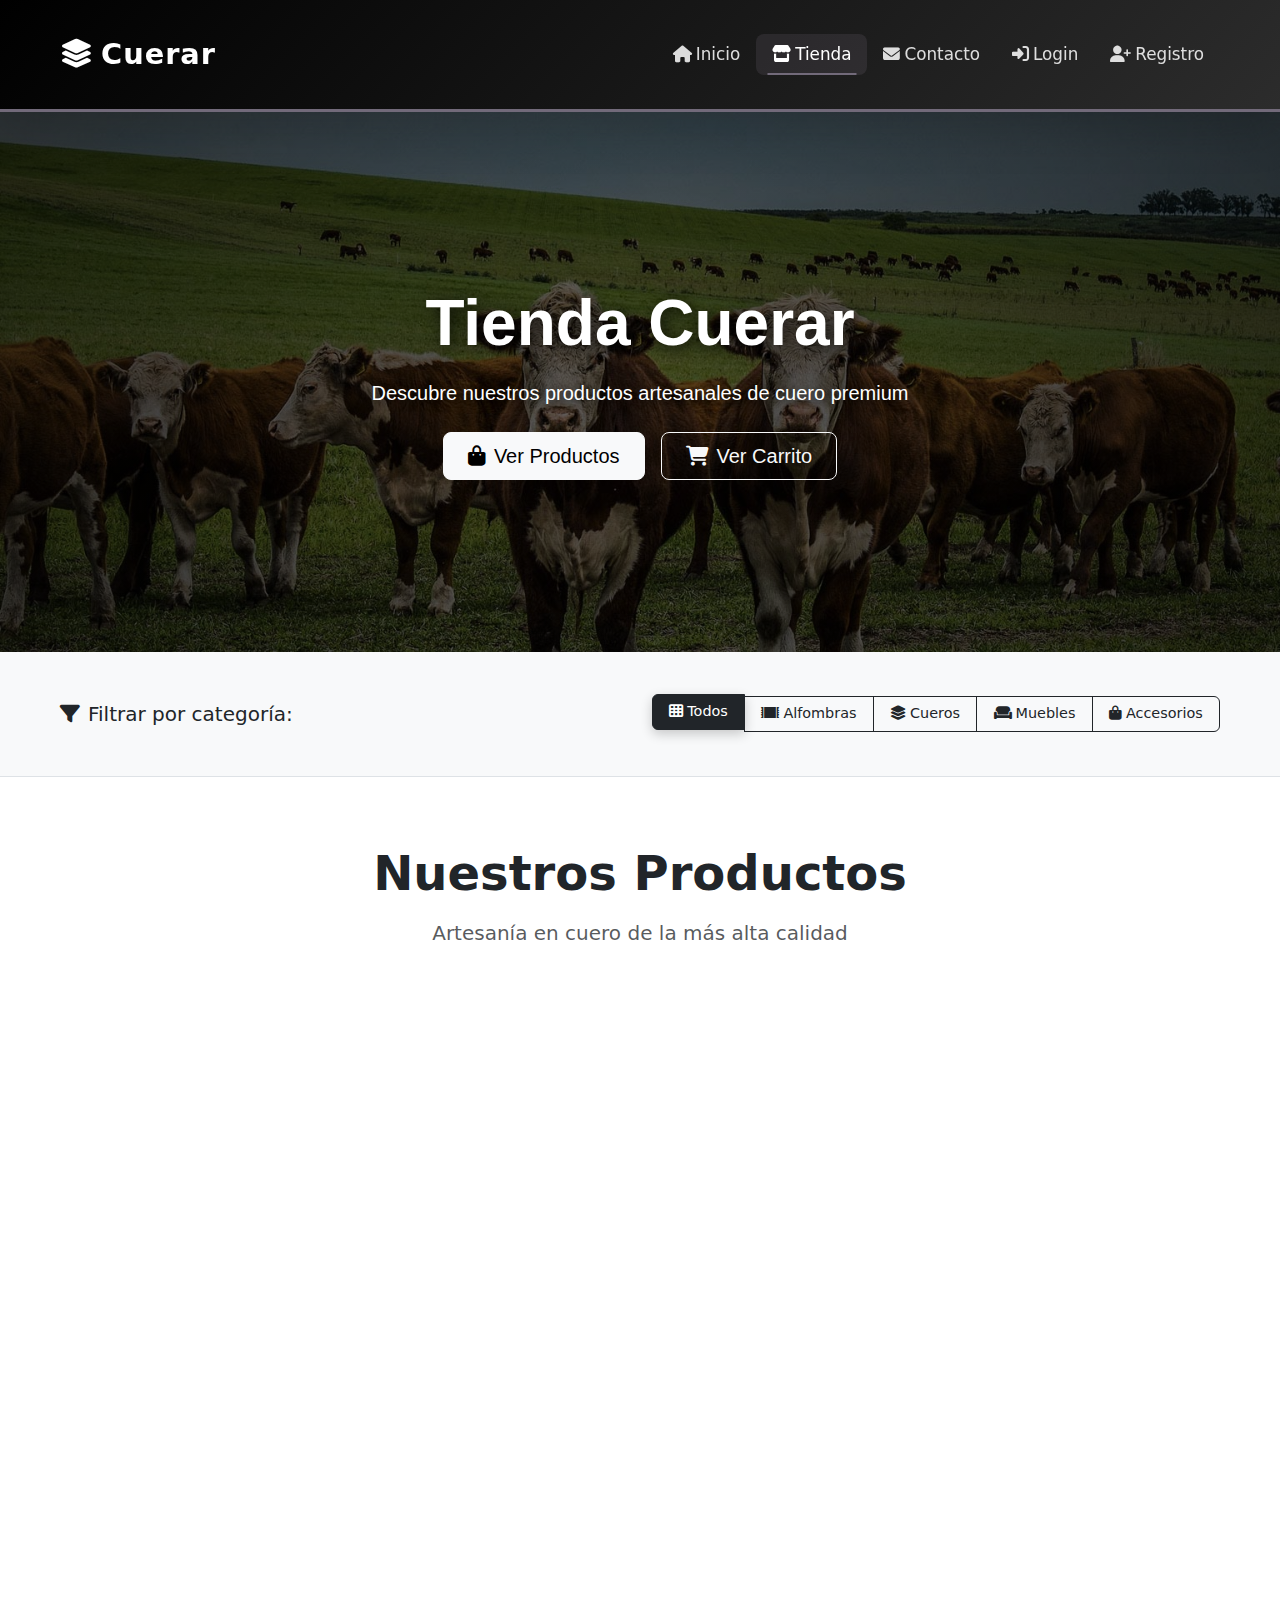
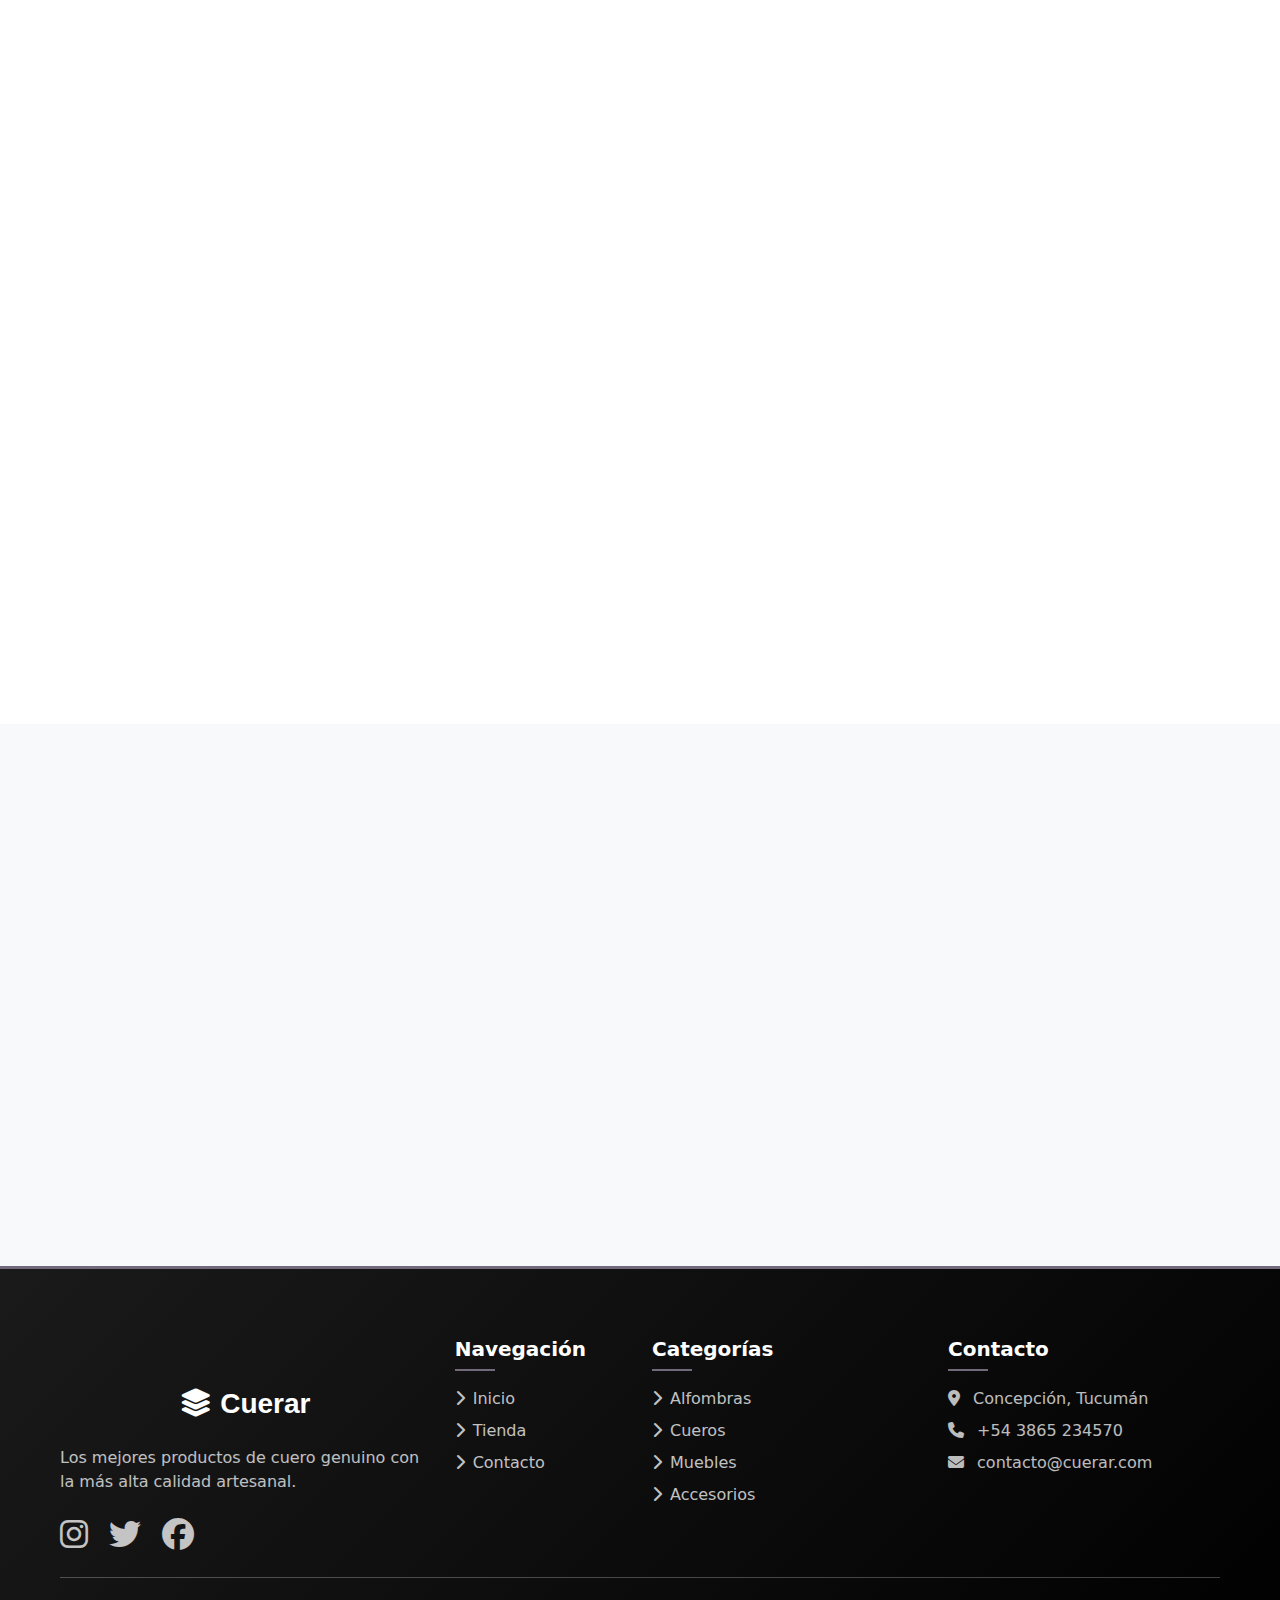
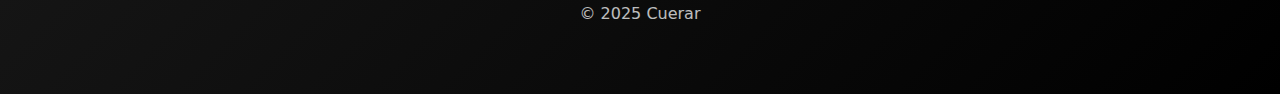
<file: pages/tienda.html>
<!DOCTYPE html>
<html lang="en">
<head>
    <meta charset="UTF-8">
    <meta name="viewport" content="width=device-width, initial-scale=1.0">
    <link href="https://cdn.jsdelivr.net/npm/bootstrap@5.3.6/dist/css/bootstrap.min.css" rel="stylesheet" />
    <link rel="stylesheet" href="../css/style.css" />
    <link rel="stylesheet" href="https://cdnjs.cloudflare.com/ajax/libs/font-awesome/6.4.0/css/all.min.css" />
    <title>Tienda | Cuerar</title>
</head>
<body>
    <header>
        <nav class="navbar navbar-expand-lg navbar-dark bg-dark shadow-lg sticky-top">
            <div class="container">
                <a class="navbar-brand fw-bold fs-3" href="../index.html">
                    <i class="fas fa-layer-group me-2"></i>Cuerar
                </a>
                <button class="navbar-toggler" type="button" data-bs-toggle="collapse" data-bs-target="#navbarNavAltMarkup" aria-controls="navbarNavAltMarkup" aria-expanded="false" aria-label="Toggle navigation">
                    <span class="navbar-toggler-icon"></span>
                </button>
                <div class="collapse navbar-collapse" id="navbarNavAltMarkup">
                    <div class="navbar-nav ms-auto">
                        <a class="nav-link px-3" href="../index.html">
                            <i class="fas fa-home me-1"></i>Inicio
                        </a>
                        <a class="nav-link px-3 active" aria-current="page" href="./tienda.html">
                            <i class="fas fa-store me-1"></i>Tienda
                        </a>
                        <a class="nav-link px-3" href="./contacto.html">
                            <i class="fas fa-envelope me-1"></i>Contacto
                        </a>
                        <a class="nav-link px-3" href="./login.html">
                            <i class="fas fa-sign-in-alt me-1"></i>Login
                        </a>
                        <a class="nav-link px-3" href="./registro.html">
                            <i class="fas fa-user-plus me-1"></i>Registro
                        </a>
                    </div>
                </div>
            </div>
        </nav>
    </header>
    <main>
        <!-- Banner hero mejorado -->
        <section class="banner-tienda">
            <div class="position-relative z-1">
                <h1 class="display-3 fw-bold mb-3">Tienda Cuerar</h1>
                <p class="lead mb-4">Descubre nuestros productos artesanales de cuero premium</p>
                <div class="d-flex gap-3 justify-content-center">
                    <button class="btn btn-light btn-lg px-4" onclick="document.getElementById('productos').scrollIntoView({behavior: 'smooth'})">
                        <i class="fas fa-shopping-bag me-2"></i>Ver Productos
                    </button>
                    <button class="btn btn-outline-light btn-lg px-4" onclick="document.getElementById('carrito-section').scrollIntoView({behavior: 'smooth'})">
                        <i class="fas fa-cart-shopping me-2"></i>Ver Carrito
                    </button>
                </div>
            </div>
        </section>

        <!-- Filtros y categorías -->
        <section class="py-4 bg-light border-bottom">
            <div class="container">
                <div class="row align-items-center">
                    <div class="col-md-6">
                        <h5 class="mb-0"><i class="fas fa-filter me-2"></i>Filtrar por categoría:</h5>
                    </div>
                    <div class="col-md-6">
                        <div class="btn-group w-100" role="group">
                            <button type="button" class="btn btn-outline-dark active" onclick="filtrarCategoria('todos')">
                                <i class="fas fa-th me-1"></i>Todos
                            </button>
                            <button type="button" class="btn btn-outline-dark" onclick="filtrarCategoria('alfombras')">
                                <i class="fas fa-rug me-1"></i>Alfombras
                            </button>
                            <button type="button" class="btn btn-outline-dark" onclick="filtrarCategoria('cueros')">
                                <i class="fas fa-layer-group me-1"></i>Cueros
                            </button>
                            <button type="button" class="btn btn-outline-dark" onclick="filtrarCategoria('muebles')">
                                <i class="fas fa-couch me-1"></i>Muebles
                            </button>
                            <button type="button" class="btn btn-outline-dark" onclick="filtrarCategoria('accesorios')">
                                <i class="fas fa-bag-shopping me-1"></i>Accesorios
                            </button>
                        </div>
                    </div>
                </div>
            </div>
        </section>

        <!-- Productos -->
        <div class="container my-5" id="productos">
            <div class="text-center mb-5">
                <h2 class="display-5 fw-bold mb-3">Nuestros Productos</h2>
                <p class="text-muted lead">Artesanía en cuero de la más alta calidad</p>
            </div>
            
            <div class="row row-cols-1 row-cols-md-2 row-cols-lg-4 g-4 mb-4">
                <div class="col" data-categoria="alfombras">
                    <div class="card product-card h-100 shadow-sm">
                        <div class="product-badge">
                            <span class="badge bg-success">Nuevo</span>
                        </div>
                        <div class="product-image-wrapper">
                            <img src="../img/alfombra-de-vaca-blanca-con-puntos.jpg" class="card-img-top product-image" alt="alfombra de vaca blanca con puntos">
                            <div class="product-overlay">
                                <button class="btn btn-light btn-sm" title="Vista rápida">
                                    <i class="fas fa-eye"></i>
                                </button>
                            </div>
                        </div>
                        <div class="card-body d-flex flex-column">
                            <div class="mb-2">
                                <span class="badge bg-light text-dark"><i class="fas fa-rug me-1"></i>Alfombras</span>
                            </div>
                            <h5 class="card-title mb-3">Alfombra de vaca blanca con puntos</h5>
                            <div class="product-rating mb-2">
                                <i class="fas fa-star text-warning"></i>
                                <i class="fas fa-star text-warning"></i>
                                <i class="fas fa-star text-warning"></i>
                                <i class="fas fa-star text-warning"></i>
                                <i class="fas fa-star text-warning"></i>
                                <span class="text-muted ms-2">(15)</span>
                            </div>
                            <p class="product-price mb-3">$80.000</p>
                            <button class="btn btn-dark w-100 mt-auto"
                                onclick="agregarAlCarrito(this)"
                                data-nombre="Alfombra de vaca blanca con puntos"
                                data-precio="80.000">
                                <i class="fas fa-cart-plus me-2"></i>Agregar al Carrito
                            </button>
                        </div>
                    </div>
                </div>
                <div class="col" data-categoria="alfombras">
                    <div class="card product-card h-100 shadow-sm">
                        <div class="product-badge">
                            <span class="badge bg-danger">Popular</span>
                        </div>
                        <div class="product-image-wrapper">
                            <img src="../img/alfombra-de-vaca-overa.jpg" class="card-img-top product-image" alt="alfombra de vaca overa">
                            <div class="product-overlay">
                                <button class="btn btn-light btn-sm" title="Vista rápida">
                                    <i class="fas fa-eye"></i>
                                </button>
                            </div>
                        </div>
                        <div class="card-body d-flex flex-column">
                            <div class="mb-2">
                                <span class="badge bg-light text-dark"><i class="fas fa-rug me-1"></i>Alfombras</span>
                            </div>
                            <h5 class="card-title mb-3">Alfombra de vaca overa</h5>
                            <div class="product-rating mb-2">
                                <i class="fas fa-star text-warning"></i>
                                <i class="fas fa-star text-warning"></i>
                                <i class="fas fa-star text-warning"></i>
                                <i class="fas fa-star text-warning"></i>
                                <i class="fas fa-star-half-alt text-warning"></i>
                                <span class="text-muted ms-2">(28)</span>
                            </div>
                            <p class="product-price mb-3">$80.000</p>
                            <button class="btn btn-dark w-100 mt-auto"
                                onclick="agregarAlCarrito(this)"
                                data-nombre="Alfombra de vaca overa"
                                data-precio="80.000">
                                <i class="fas fa-cart-plus me-2"></i>Agregar al Carrito
                            </button>
                        </div>
                    </div>
                </div>
                <div class="col" data-categoria="cueros">
                    <div class="card product-card h-100 shadow-sm">
                        <div class="product-image-wrapper">
                            <img src="../img/cuero-de-cabra-2.jpg" class="card-img-top product-image" alt="Cuero de cabra">
                            <div class="product-overlay">
                                <button class="btn btn-light btn-sm" title="Vista rápida">
                                    <i class="fas fa-eye"></i>
                                </button>
                            </div>
                        </div>
                        <div class="card-body d-flex flex-column">
                            <div class="mb-2">
                                <span class="badge bg-light text-dark"><i class="fas fa-layer-group me-1"></i>Cueros</span>
                            </div>
                            <h5 class="card-title mb-3">Cuero de cabra premium</h5>
                            <div class="product-rating mb-2">
                                <i class="fas fa-star text-warning"></i>
                                <i class="fas fa-star text-warning"></i>
                                <i class="fas fa-star text-warning"></i>
                                <i class="fas fa-star text-warning"></i>
                                <i class="far fa-star text-warning"></i>
                                <span class="text-muted ms-2">(12)</span>
                            </div>
                            <p class="product-price mb-3">$80.000</p>
                            <button class="btn btn-dark w-100 mt-auto"
                                onclick="agregarAlCarrito(this)"
                                data-nombre="Cuero de cabra"
                                data-precio="80.000">
                                <i class="fas fa-cart-plus me-2"></i>Agregar al Carrito
                            </button>
                        </div>
                    </div>
                </div>
                <div class="col" data-categoria="cueros">
                    <div class="card product-card h-100 shadow-sm">
                        <div class="product-image-wrapper">
                            <img src="../img/cuero-de-cabra-3.jpg" class="card-img-top product-image" alt="Cuero de cabra">
                            <div class="product-overlay">
                                <button class="btn btn-light btn-sm" title="Vista rápida">
                                    <i class="fas fa-eye"></i>
                                </button>
                            </div>
                        </div>
                        <div class="card-body d-flex flex-column">
                            <div class="mb-2">
                                <span class="badge bg-light text-dark"><i class="fas fa-layer-group me-1"></i>Cueros</span>
                            </div>
                            <h5 class="card-title mb-3">Cuero de cabra natural</h5>
                            <div class="product-rating mb-2">
                                <i class="fas fa-star text-warning"></i>
                                <i class="fas fa-star text-warning"></i>
                                <i class="fas fa-star text-warning"></i>
                                <i class="fas fa-star text-warning"></i>
                                <i class="fas fa-star text-warning"></i>
                                <span class="text-muted ms-2">(9)</span>
                            </div>
                            <p class="product-price mb-3">$80.000</p>
                            <button class="btn btn-dark w-100 mt-auto"
                                onclick="agregarAlCarrito(this)"
                                data-nombre="Cuero de cabra"
                                data-precio="80.000">
                                <i class="fas fa-cart-plus me-2"></i>Agregar al Carrito
                            </button>
                        </div>
                    </div>
                </div>
            </div>
            <div class="row row-cols-1 row-cols-md-4 g-4 mb-4">
                <div class="col" data-categoria="cueros">
                    <div class="card product-card h-100 shadow-sm">
                        <div class="product-badge">
                            <span class="badge bg-info">Artesanal</span>
                        </div>
                        <div class="product-image-wrapper">
                            <img src="../img/cuero-de-cabra-4.jpg" class="card-img-top product-image" alt="Cuero de cabra">
                            <div class="product-overlay">
                                <button class="btn btn-light btn-sm" title="Vista rápida">
                                    <i class="fas fa-eye"></i>
                                </button>
                            </div>
                        </div>
                        <div class="card-body d-flex flex-column">
                            <div class="mb-2">
                                <span class="badge bg-light text-dark"><i class="fas fa-layer-group me-1"></i>Cueros</span>
                            </div>
                            <h5 class="card-title mb-3">Cuero de cabra artesanal</h5>
                            <div class="product-rating mb-2">
                                <i class="fas fa-star text-warning"></i>
                                <i class="fas fa-star text-warning"></i>
                                <i class="fas fa-star text-warning"></i>
                                <i class="fas fa-star text-warning"></i>
                                <i class="fas fa-star-half-alt text-warning"></i>
                                <span class="text-muted ms-2">(18)</span>
                            </div>
                            <p class="product-price mb-3">$80.000</p>
                            <button class="btn btn-dark w-100 mt-auto"
                                onclick="agregarAlCarrito(this)"
                                data-nombre="Cuero de cabra"
                                data-precio="80.000">
                                <i class="fas fa-cart-plus me-2"></i>Agregar al Carrito
                            </button>
                        </div>
                    </div>
                </div>
                <div class="col" data-categoria="cueros">
                    <div class="card product-card h-100 shadow-sm">
                        <div class="product-image-wrapper">
                            <img src="../img/cuero-de-obeja.jpg" class="card-img-top product-image" alt="Cuero de oveja">
                            <div class="product-overlay">
                                <button class="btn btn-light btn-sm" title="Vista rápida">
                                    <i class="fas fa-eye"></i>
                                </button>
                            </div>
                        </div>
                        <div class="card-body d-flex flex-column">
                            <div class="mb-2">
                                <span class="badge bg-light text-dark"><i class="fas fa-layer-group me-1"></i>Cueros</span>
                            </div>
                            <h5 class="card-title mb-3">Cuero de oveja suave</h5>
                            <div class="product-rating mb-2">
                                <i class="fas fa-star text-warning"></i>
                                <i class="fas fa-star text-warning"></i>
                                <i class="fas fa-star text-warning"></i>
                                <i class="fas fa-star text-warning"></i>
                                <i class="fas fa-star text-warning"></i>
                                <span class="text-muted ms-2">(22)</span>
                            </div>
                            <p class="product-price mb-3">$80.000</p>
                            <button class="btn btn-dark w-100 mt-auto"
                                onclick="agregarAlCarrito(this)"
                                data-nombre="Cuero de oveja"
                                data-precio="80.000">
                                <i class="fas fa-cart-plus me-2"></i>Agregar al Carrito
                            </button>
                        </div>
                    </div>
                </div>
                <div class="col" data-categoria="muebles">
                    <div class="card product-card h-100 shadow-sm">
                        <div class="product-badge">
                            <span class="badge bg-warning text-dark">Exclusivo</span>
                        </div>
                        <div class="product-image-wrapper">
                            <img src="../img/respaldo-de-madera-y-cuero.jpg" class="card-img-top product-image" alt="Respaldo de madera y cuero">
                            <div class="product-overlay">
                                <button class="btn btn-light btn-sm" title="Vista rápida">
                                    <i class="fas fa-eye"></i>
                                </button>
                            </div>
                        </div>
                        <div class="card-body d-flex flex-column">
                            <div class="mb-2">
                                <span class="badge bg-light text-dark"><i class="fas fa-couch me-1"></i>Muebles</span>
                            </div>
                            <h5 class="card-title mb-3">Respaldo de madera y cuero</h5>
                            <div class="product-rating mb-2">
                                <i class="fas fa-star text-warning"></i>
                                <i class="fas fa-star text-warning"></i>
                                <i class="fas fa-star text-warning"></i>
                                <i class="fas fa-star text-warning"></i>
                                <i class="fas fa-star text-warning"></i>
                                <span class="text-muted ms-2">(35)</span>
                            </div>
                            <p class="product-price mb-3">$270.000</p>
                            <button class="btn btn-dark w-100 mt-auto"
                                onclick="agregarAlCarrito(this)"
                                data-nombre="Respaldo de madera y cuero"
                                data-precio="270.000">
                                <i class="fas fa-cart-plus me-2"></i>Agregar al Carrito
                            </button>
                        </div>
                    </div>
                </div>
                <div class="col" data-categoria="accesorios">
                    <div class="card product-card h-100 shadow-sm">
                        <div class="product-badge">
                            <span class="badge bg-success">Nuevo</span>
                        </div>
                        <div class="product-image-wrapper">
                            <img src="../img/cartera-de-cabra.jpg" class="card-img-top product-image" alt="Cartera de cabra">
                            <div class="product-overlay">
                                <button class="btn btn-light btn-sm" title="Vista rápida">
                                    <i class="fas fa-eye"></i>
                                </button>
                            </div>
                        </div>
                        <div class="card-body d-flex flex-column">
                            <div class="mb-2">
                                <span class="badge bg-light text-dark"><i class="fas fa-bag-shopping me-1"></i>Accesorios</span>
                            </div>
                            <h5 class="card-title mb-3">Cartera de cabra elegante</h5>
                            <div class="product-rating mb-2">
                                <i class="fas fa-star text-warning"></i>
                                <i class="fas fa-star text-warning"></i>
                                <i class="fas fa-star text-warning"></i>
                                <i class="fas fa-star text-warning"></i>
                                <i class="fas fa-star-half-alt text-warning"></i>
                                <span class="text-muted ms-2">(26)</span>
                            </div>
                            <p class="product-price mb-3">$130.000</p>
                            <button class="btn btn-dark w-100 mt-auto"
                                onclick="agregarAlCarrito(this)"
                                data-nombre="Cartera de cabra"
                                data-precio="130.000">
                                <i class="fas fa-cart-plus me-2"></i>Agregar al Carrito
                            </button>
                        </div>
                    </div>
                </div>
            </div>
        </div>

        <!-- Sección del carrito mejorada -->
        <section class="bg-light py-5" id="carrito-section">
            <div class="container">
                <div class="row">
                    <div class="col-lg-8">
                        <div class="card shadow-sm mb-4">
                            <div class="card-header bg-dark text-white py-3">
                                <h3 class="mb-0"><i class="fas fa-shopping-cart me-2"></i>Tu Carrito de Compras</h3>
                            </div>
                            <div class="card-body">
                                <ul id="carrito-lista" class="list-group list-group-flush mb-3"></ul>
                                <div id="carrito-vacio" class="text-center py-5">
                                    <i class="fas fa-shopping-cart fa-4x text-muted mb-3"></i>
                                    <h5 class="text-muted">Tu carrito está vacío</h5>
                                    <p class="text-muted">Agrega productos para comenzar tu compra</p>
                                </div>
                            </div>
                        </div>
                    </div>
                    <div class="col-lg-4">
                        <div class="card shadow-sm sticky-top" style="top: 20px;">
                            <div class="card-header bg-dark text-white py-3">
                                <h5 class="mb-0"><i class="fas fa-receipt me-2"></i>Resumen del Pedido</h5>
                            </div>
                            <div class="card-body">
                                <div class="d-flex justify-content-between mb-3">
                                    <span class="text-muted">Subtotal:</span>
                                    <span class="fw-bold">$<span id="carrito-total">0</span></span>
                                </div>
                                <div class="d-flex justify-content-between mb-3">
                                    <span class="text-muted">Envío:</span>
                                    <span class="fw-bold text-success">Gratis</span>
                                </div>
                                <hr>
                                <div class="d-flex justify-content-between mb-4">
                                    <span class="h5 mb-0">Total:</span>
                                    <span class="h5 mb-0 fw-bold">$<span id="carrito-total-final">0</span></span>
                                </div>
                                <button class="btn btn-dark w-100 py-3 mb-3" onclick="finalizarCompra()">
                                    <i class="fas fa-credit-card me-2"></i>Finalizar Compra
                                </button>
                                <button class="btn btn-outline-dark w-100" onclick="document.getElementById('productos').scrollIntoView({behavior: 'smooth'})">
                                    <i class="fas fa-arrow-left me-2"></i>Seguir Comprando
                                </button>
                            </div>
                        </div>
                    </div>
                </div>
            </div>
        </section>
    </main>
    <footer class="footer-modern bg-dark text-white">
        <div class="container py-5">
            <div class="row g-4">
                <!-- Columna 1: Logo y descripción -->
                <div class="col-lg-4 col-md-6">
                    <h3 class="fw-bold mb-3">
                        <i class="fas fa-layer-group me-2"></i>Cuerar
                    </h3>
                    <p class="text-light opacity-75">
                        Los mejores productos de cuero genuino con la más alta calidad artesanal.
                    </p>
                    <div class="social-links mt-4">
                        <a href="https://www.instagram.com/" target="_blank" class="social-link me-3">
                            <i class="fab fa-instagram fa-2x"></i>
                        </a>
                        <a href="https://x.com/?lang=es" target="_blank" class="social-link me-3">
                            <i class="fab fa-twitter fa-2x"></i>
                        </a>
                        <a href="https://www.facebook.com" target="_blank" class="social-link">
                            <i class="fab fa-facebook fa-2x"></i>
                        </a>
                    </div>
                </div>
                
                <!-- Columna 2: Enlaces rápidos -->
                <div class="col-lg-2 col-md-6">
                    <h5 class="fw-bold mb-3">Navegación</h5>
                    <ul class="list-unstyled">
                        <li class="mb-2">
                            <a href="../index.html" class="footer-link">
                                <i class="fas fa-chevron-right me-2"></i>Inicio
                            </a>
                        </li>
                        <li class="mb-2">
                            <a href="./tienda.html" class="footer-link">
                                <i class="fas fa-chevron-right me-2"></i>Tienda
                            </a>
                        </li>
                        <li class="mb-2">
                            <a href="./contacto.html" class="footer-link">
                                <i class="fas fa-chevron-right me-2"></i>Contacto
                            </a>
                        </li>
                    </ul>
                </div>
                
                <!-- Columna 3: Categorías -->
                <div class="col-lg-3 col-md-6">
                    <h5 class="fw-bold mb-3">Categorías</h5>
                    <ul class="list-unstyled">
                        <li class="mb-2">
                            <a href="./tienda.html" class="footer-link">
                                <i class="fas fa-chevron-right me-2"></i>Alfombras
                            </a>
                        </li>
                        <li class="mb-2">
                            <a href="./tienda.html" class="footer-link">
                                <i class="fas fa-chevron-right me-2"></i>Cueros
                            </a>
                        </li>
                        <li class="mb-2">
                            <a href="./tienda.html" class="footer-link">
                                <i class="fas fa-chevron-right me-2"></i>Muebles
                            </a>
                        </li>
                        <li class="mb-2">
                            <a href="./tienda.html" class="footer-link">
                                <i class="fas fa-chevron-right me-2"></i>Accesorios
                            </a>
                        </li>
                    </ul>
                </div>
                
                <!-- Columna 4: Contacto -->
                <div class="col-lg-3 col-md-6">
                    <h5 class="fw-bold mb-3">Contacto</h5>
                    <ul class="list-unstyled">
                        <li class="mb-2 text-light opacity-75">
                            <i class="fas fa-map-marker-alt me-2"></i>
                            Concepción, Tucumán
                        </li>
                        <li class="mb-2 text-light opacity-75">
                            <i class="fas fa-phone me-2"></i>
                            +54 3865 234570
                        </li>
                        <li class="mb-2 text-light opacity-75">
                            <i class="fas fa-envelope me-2"></i>
                            contacto@cuerar.com
                        </li>
                    </ul>
                </div>
            </div>
            
            <!-- Línea divisoria -->
            <hr class="my-4 bg-light opacity-25">
            
            <!-- Copyright -->
            <div class="row">
                <div class="col-12 text-center">
                    <p class="mb-0 text-light opacity-75">
                        © 2025 Cuerar
                    </p>
                </div>
            </div>
        </div>
    </footer>

    <!-- Modal de confirmación de compra -->
    <div class="modal fade" id="confirmModal" tabindex="-1" aria-labelledby="confirmModalLabel" aria-hidden="true">
      <div class="modal-dialog modal-dialog-centered">
        <div class="modal-content">
          <div class="modal-header">
            <h5 class="modal-title" id="confirmModalLabel">Confirmar compra</h5>
            <button type="button" class="btn-close" data-bs-dismiss="modal" aria-label="Cerrar"></button>
          </div>
          <div class="modal-body">
            <!-- El contenido (resumen del carrito) será inyectado por JavaScript -->
            <div id="resumen-carrito"></div>
          </div>
          <div class="modal-footer">
            <button type="button" class="btn btn-secondary" data-bs-dismiss="modal">Cancelar</button>
            <button type="button" class="btn btn-primary" onclick="completarCompra()">Confirmar compra</button>
          </div>
        </div>
      </div>
    </div>

    <script src="https://cdn.jsdelivr.net/npm/bootstrap@5.3.6/dist/js/bootstrap.bundle.min.js"></script>
    <script src="/java/carrito.js"></script>
</body>
</html>
</file>
<file: css/style.css>
/*FOOTER*/
footer {
    display: flex;
    justify-content: center;
    align-items: center;
    gap: 20px;
    background-color: var(--color-principal);
    padding: 20px;
    color: var(--color-acento);
}

footer a {
    display: inline-block;
    text-decoration: none;
    color: var(--color-acento);
    transition: color var(--transicion);
}

footer a:hover {
    color: var(--color-borde);
}

footer img {
    width: 30px;
    height: 30px;
    transition: transform var(--transicion);
}

footer img:hover {
    transform: scale(1.2);
}


/*INDEX*/
.banner {
  background-image: linear-gradient(rgba(0, 0, 0, 0.5), rgba(0, 0, 0, 0.5)), url(../img/banner-index.jpg); 
  background-size: cover;
  background-position: center;
  background-attachment: fixed;
  min-height: 90vh;
  color: white;
  text-align: center;
  display: flex;
  flex-direction: column;
  justify-content: center;
  align-items: center;
  font-family: 'Segoe UI', sans-serif;
  padding: 40px 20px;
  position: relative;
  overflow: hidden;
}

.banner::before {
  content: '';
  position: absolute;
  top: 0;
  left: 0;
  right: 0;
  bottom: 0;
  background: radial-gradient(circle at center, transparent 0%, rgba(0,0,0,0.3) 100%);
  pointer-events: none;
}

.banner h1 {
  text-shadow: 3px 3px 10px rgba(0, 0, 0, 0.8);
  animation: fadeInDown 1s ease-out;
  position: relative;
  z-index: 1;
}

.banner p {
  text-shadow: 2px 2px 8px rgba(0, 0, 0, 0.8);
  animation: fadeInUp 1s ease-out 0.3s both;
  position: relative;
  z-index: 1;
}

.banner .mt-4 {
  animation: fadeIn 1s ease-out 0.6s both;
  position: relative;
  z-index: 1;
}

@keyframes fadeInDown {
  from {
    opacity: 0;
    transform: translateY(-30px);
  }
  to {
    opacity: 1;
    transform: translateY(0);
  }
}

@keyframes fadeInUp {
  from {
    opacity: 0;
    transform: translateY(30px);
  }
  to {
    opacity: 1;
    transform: translateY(0);
  }
}

@keyframes fadeIn {
  from {
    opacity: 0;
  }
  to {
    opacity: 1;
  }
}

/* Sección Sobre Nosotros */
.sobre-nosotros {
  background: linear-gradient(135deg, #f8f9fa 0%, #e9ecef 100%);
}

/* Sección de estadísticas */
.stats-section {
  background: linear-gradient(135deg, #212529 0%, #343a40 100%);
}

/* Efectos de tarjetas */
.card-hover {
  transition: all 0.4s ease;
  cursor: pointer;
}

.card-hover:hover {
  transform: translateY(-15px);
  box-shadow: 0 15px 35px rgba(0, 0, 0, 0.3) !important;
}

.card-img-zoom {
  transition: transform 0.5s ease;
}

.card-hover:hover .card-img-zoom {
  transform: scale(1.1);
}

/* Botones mejorados */
.btn-dark {
  background: linear-gradient(135deg, #212529 0%, #343a40 100%);
  border: none;
  transition: all 0.3s ease;
}

.btn-dark:hover {
  background: linear-gradient(135deg, #343a40 0%, #212529 100%);
  transform: translateY(-2px);
  box-shadow: 0 5px 15px rgba(0, 0, 0, 0.3);
}

.btn-outline-dark:hover {
  transform: translateY(-2px);
  box-shadow: 0 5px 15px rgba(0, 0, 0, 0.2);
}

/* CTA Section */
.cta-section {
  background: linear-gradient(135deg, #212529 0%, #000 100%);
}

h3 {
  text-align: center;
  margin: 50px;
  font-family: 'Segoe UI', sans-serif;
  color: #7f7d7d;
}

.container {
  max-width: 1200px;
  margin: 0 auto;
  padding: 20px;
}

/* Animaciones suaves al hacer scroll */
.sobre-nosotros,
.stats-section,
.card {
  opacity: 0;
  animation: fadeInSection 0.8s ease-out forwards;
}

@keyframes fadeInSection {
  to {
    opacity: 1;
  }
}

/* Responsive mejoras */
@media (max-width: 768px) {
  .banner {
    min-height: 70vh;
    background-attachment: scroll;
  }
  
  .banner h1 {
    font-size: 2.5rem !important;
  }
  
  .display-4 {
    font-size: 2rem !important;
  }
}

/*TIENDA*/ 
.card {
  display: grid;
  grid-template-columns: repeat(auto-fit, minmax(250px, 1fr));
  gap: 20px;
  padding: 20px;
}

.btn-primary {
  background-color: #222;
  color: #fff;
  border: none;
  padding: 10px;
  border-radius: 5px;
  font-size: 16px;
  cursor: pointer;
  transition: background 0.2s;
}

.btn-primary:hover {
  background-color: #ffffff;
    color: #222;
}

.btn-success {
  background-color: #222;
  color: #fff;
  border: none;
  padding: 10px;
  border-radius: 5px;
  font-size: 16px;
  cursor: pointer;
  transition: background 0.2s;
}
.btn-success:hover {
  background-color: #ffffff;
    color: #222;
}

/*CONTACTO*/
.banner-contacto {
  background-image: linear-gradient(rgba(0, 0, 0, 0.6), rgba(0, 0, 0, 0.6)), url(../img/banner-contacto.jpg); 
  background-size: cover;
  background-position: center;
  background-attachment: fixed;
  min-height: 60vh;
  color: white;
  text-align: center;
  display: flex;
  flex-direction: column;
  justify-content: center;
  align-items: center;
  font-family: 'Segoe UI', sans-serif;
  padding: 60px 20px;
  position: relative;
}

.banner-contacto h1 {
  text-shadow: 3px 3px 15px rgba(0, 0, 0, 0.8);
  animation: fadeInDown 1s ease-out;
}

.banner-contacto p {
  text-shadow: 2px 2px 10px rgba(0, 0, 0, 0.8);
  animation: fadeInUp 1s ease-out 0.3s both;
}

/* Tarjetas de información de contacto */
.contact-info-card {
  transition: all 0.3s ease;
  border: 2px solid transparent;
}

.contact-info-card:hover {
  transform: translateY(-10px);
  box-shadow: 0 15px 30px rgba(0, 0, 0, 0.2) !important;
  border-color: #e9ecef;
}

.icon-circle {
  width: 80px;
  height: 80px;
  border-radius: 50%;
  display: flex;
  align-items: center;
  justify-content: center;
  transition: transform 0.3s ease;
}

.contact-info-card:hover .icon-circle {
  transform: rotate(360deg) scale(1.1);
}

/* Formulario de contacto mejorado */
.contact-form-card {
  border: 2px solid #e9ecef;
  transition: all 0.3s ease;
}

.contact-form-card:hover {
  border-color: #dee2e6;
  box-shadow: 0 20px 40px rgba(0, 0, 0, 0.15) !important;
}

.contact-form-card .form-control {
  border: 2px solid #e9ecef;
  padding: 15px;
  transition: all 0.3s ease;
  font-size: 1rem;
}

.contact-form-card .form-control:focus {
  border-color: #212529;
  box-shadow: 0 0 0 0.25rem rgba(33, 37, 41, 0.15);
  transform: translateY(-2px);
}

.contact-form-card textarea.form-control {
  resize: vertical;
  min-height: 150px;
}

.contact-form-card .form-label {
  color: #495057;
  margin-bottom: 10px;
}

.contact-form-card .btn {
  transition: all 0.3s ease;
  font-weight: 600;
  letter-spacing: 0.5px;
}

.contact-form-card .btn:hover {
  transform: translateY(-3px);
  box-shadow: 0 10px 25px rgba(0, 0, 0, 0.3);
}

/* Iconos de redes sociales */
.social-icon-link {
  text-decoration: none;
  color: white;
  transition: all 0.3s ease;
}

.social-icon-link:hover {
  color: white;
  transform: translateY(-5px);
}

.social-icon {
  width: 80px;
  height: 80px;
  border-radius: 50%;
  display: flex;
  align-items: center;
  justify-content: center;
  background: linear-gradient(135deg, #667eea 0%, #764ba2 100%);
  transition: all 0.4s ease;
  margin: 0 auto;
}

.social-icon-link:hover .social-icon {
  transform: scale(1.2) rotate(360deg);
  box-shadow: 0 10px 30px rgba(102, 126, 234, 0.5);
}

.social-icon img {
  filter: brightness(0) invert(1);
  transition: transform 0.3s ease;
}

/* Animaciones */
@keyframes pulse {
  0%, 100% {
    transform: scale(1);
  }
  50% {
    transform: scale(1.05);
  }
}

/* Responsive */
@media (max-width: 768px) {
  .banner-contacto {
    min-height: 50vh;
    background-attachment: scroll;
  }
  
  .banner-contacto h1 {
    font-size: 2.5rem !important;
  }
  
  .contact-form-card {
    padding: 2rem !important;
  }
  
  .icon-circle {
    width: 60px;
    height: 60px;
  }
  
  .social-icon {
    width: 60px;
    height: 60px;
  }
}

/*LOGIN*/

.login-container {
  min-height: 100vh;
  display: flex;
  align-items: stretch;
  background: linear-gradient(135deg, #383535 0%, #eae9eb 100%);
}

/* Panel lateral izquierdo */
.login-side-panel {
  background: linear-gradient(135deg, rgba(0, 0, 0, 0.8), rgba(0, 0, 0, 0.6)), 
              url('../img/banner-index.jpg');
  background-size: cover;
  background-position: center;
  position: relative;
  overflow: hidden;
}

.login-side-panel::before {
  content: '';
  position: absolute;
  top: -50%;
  left: -50%;
  width: 200%;
  height: 200%;
  background: radial-gradient(circle, rgba(255,255,255,0.1) 0%, transparent 70%);
  animation: pulse 15s ease-in-out infinite;
}

.login-side-panel .feature-icon {
  width: 50px;
  height: 50px;
  background: rgba(255, 255, 255, 0.2);
  border-radius: 50%;
  display: flex;
  align-items: center;
  justify-content: center;
  backdrop-filter: blur(10px);
}

/* Formulario moderno */
.login-form-wrapper {
  width: 100%;
  max-width: 480px;
  animation: fadeInRight 0.8s ease-out;
}

.login-form-modern {
  background: white;
  padding: 3rem;
  border-radius: 20px;
  box-shadow: 0 20px 60px rgba(0, 0, 0, 0.3);
  transition: all 0.3s ease;
}

.login-form-modern:hover {
  box-shadow: 0 25px 70px rgba(0, 0, 0, 0.4);
}

.login-icon {
  width: 80px;
  height: 80px;
  background: linear-gradient(135deg, #000000 0%, #726a7a 100%);
  border-radius: 50%;
  display: flex;
  align-items: center;
  justify-content: center;
  margin: 0 auto;
  color: white;
  animation: bounce 2s ease-in-out infinite;
}

@keyframes bounce {
  0%, 100% {
    transform: translateY(0);
  }
  50% {
    transform: translateY(-10px);
  }
}

.login-form-modern h2 {
  color: #acaeaf;
  font-size: 2rem;
}

.login-form-modern .form-label {
  color: #495057;
  font-size: 0.95rem;
}

.login-form-modern .form-control {
  border: 2px solid #e9ecef;
  border-radius: 10px;
  padding: 0.75rem 1rem;
  font-size: 1rem;
  transition: all 0.3s ease;
}

.login-form-modern .form-control:focus {
  border-color: #667eea;
  box-shadow: 0 0 0 0.25rem rgba(102, 126, 234, 0.15);
  transform: translateY(-2px);
}

.login-form-modern .form-control::placeholder {
  color: #adb5bd;
}

.password-input-wrapper {
  position: relative;
}

.login-form-modern .btn {
  border-radius: 10px;
  font-weight: 600;
  letter-spacing: 0.5px;
  transition: all 0.3s ease;
}

.login-form-modern .btn-dark {
  background: linear-gradient(135deg, #212529 0%, #495057 100%);
  border: none;
}

.login-form-modern .btn-dark:hover {
  background: linear-gradient(135deg, #495057 0%, #212529 100%);
  transform: translateY(-3px);
  box-shadow: 0 10px 25px rgba(0, 0, 0, 0.3);
}

.login-form-modern .btn-outline-dark:hover {
  background-color: #212529;
  transform: translateY(-2px);
  box-shadow: 0 5px 15px rgba(0, 0, 0, 0.2);
}

/* Divider */
.divider {
  position: relative;
  text-align: center;
}

.divider::before {
  content: '';
  position: absolute;
  top: 50%;
  left: 0;
  right: 0;
  height: 1px;
  background: #dee2e6;
}

.divider span {
  background: white;
  padding: 0 1rem;
  position: relative;
  font-size: 0.875rem;
}

/* Botones de login social */
.social-login-buttons .btn {
  transition: all 0.3s ease;
}

.social-login-buttons .btn:hover {
  transform: translateY(-2px);
  box-shadow: 0 5px 15px rgba(0, 0, 0, 0.15);
}

/* Animaciones */
@keyframes fadeInRight {
  from {
    opacity: 0;
    transform: translateX(30px);
  }
  to {
    opacity: 1;
    transform: translateX(0);
  }
}

/* Error message styles */
.error-message {
  background: #fee;
  border-left: 4px solid #dc3545;
  padding: 0.75rem 1rem;
  border-radius: 8px;
  animation: shake 0.5s ease-in-out;
}

@keyframes shake {
  0%, 100% { transform: translateX(0); }
  25% { transform: translateX(-10px); }
  75% { transform: translateX(10px); }
}

/* Responsive */
@media (max-width: 991px) {
  .login-container {
    background: white;
  }
  
  .login-form-modern {
    box-shadow: none;
  }
  
  .login-form-wrapper {
    max-width: 100%;
  }
}

@media (max-width: 576px) {
  .login-form-modern {
    padding: 2rem 1.5rem;
  }
  
  .login-icon {
    width: 60px;
    height: 60px;
  }
}

/*REGISTRO*/

.register-container {
  min-height: 100vh;
  display: flex;
  align-items: stretch;
  background: linear-gradient(135deg, #000000 0%, #726a7a 100%);
}

/* Panel lateral izquierdo */
.register-side-panel {
  background: linear-gradient(135deg, rgba(0, 0, 0, 0.9), rgba(114, 106, 122, 0.9)), 
              url('../img/banner-contacto.jpg');
  background-size: cover;
  background-position: center;
  position: relative;
  overflow: hidden;
}

.register-side-panel::before {
  content: '';
  position: absolute;
  top: -50%;
  left: -50%;
  width: 200%;
  height: 200%;
  background: radial-gradient(circle, rgba(255,255,255,0.15) 0%, transparent 70%);
  animation: pulse 15s ease-in-out infinite;
}

.register-side-panel .feature-icon {
  width: 50px;
  height: 50px;
  background: rgba(255, 255, 255, 0.2);
  border-radius: 50%;
  display: flex;
  align-items: center;
  justify-content: center;
  backdrop-filter: blur(10px);
  transition: all 0.3s ease;
}

.register-side-panel .d-flex:hover .feature-icon {
  background: rgba(255, 255, 255, 0.3);
  transform: scale(1.1) rotate(360deg);
}

/* Formulario moderno */
.register-form-wrapper {
  width: 100%;
  max-width: 550px;
  margin: 0 auto;
  animation: fadeInRight 0.8s ease-out;
}

.register-form-modern {
  background: white;
  padding: 3rem;
  border-radius: 20px;
  box-shadow: 0 20px 60px rgba(0, 0, 0, 0.3);
  transition: all 0.3s ease;
}

.register-form-modern:hover {
  box-shadow: 0 25px 70px rgba(0, 0, 0, 0.4);
}

.register-icon {
  width: 80px;
  height: 80px;
  background: linear-gradient(135deg, #000000 0%, #726a7a 100%);
  border-radius: 50%;
  display: flex;
  align-items: center;
  justify-content: center;
  margin: 0 auto;
  color: white;
  animation: bounce 2s ease-in-out infinite;
}

.register-form-modern h2 {
  color: #212529;
  font-size: 2rem;
}

.register-form-modern .form-label {
  color: #495057;
  font-size: 0.95rem;
  font-weight: 500;
}

.register-form-modern .form-control {
  border: 2px solid #e9ecef;
  border-radius: 10px;
  padding: 0.75rem 1rem;
  font-size: 1rem;
  transition: all 0.3s ease;
}

.register-form-modern .form-control:focus {
  border-color: #726a7a;
  box-shadow: 0 0 0 0.25rem rgba(114, 106, 122, 0.15);
  transform: translateY(-2px);
}

.register-form-modern .form-control::placeholder {
  color: #adb5bd;
}

.register-form-modern .form-check-input {
  border: 2px solid #dee2e6;
  width: 1.2em;
  height: 1.2em;
  margin-top: 0.15em;
  cursor: pointer;
}

.register-form-modern .form-check-input:checked {
  background-color: #726a7a;
  border-color: #726a7a;
}

.register-form-modern .form-check-label {
  font-size: 0.9rem;
  cursor: pointer;
}

.register-form-modern .btn {
  border-radius: 10px;
  font-weight: 600;
  letter-spacing: 0.5px;
  transition: all 0.3s ease;
}

.register-form-modern .btn-dark {
  background: linear-gradient(135deg, #000000 0%, #726a7a 100%);
  border: none;
}

.register-form-modern .btn-dark:hover {
  background: linear-gradient(135deg, #726a7a 0%, #000000 100%);
  transform: translateY(-3px);
  box-shadow: 0 10px 25px rgba(114, 106, 122, 0.4);
}

.register-form-modern .btn-outline-dark {
  border: 2px solid #dee2e6;
  color: #495057;
  font-size: 0.95rem;
}

.register-form-modern .btn-outline-dark:hover {
  background-color: #f8f9fa;
  border-color: #495057;
  color: #212529;
  transform: translateY(-2px);
  box-shadow: 0 5px 15px rgba(0, 0, 0, 0.1);
}

/* Password strength indicator (optional) */
.password-strength {
  height: 4px;
  border-radius: 2px;
  margin-top: 8px;
  background: #e9ecef;
  overflow: hidden;
}

.password-strength-bar {
  height: 100%;
  transition: all 0.3s ease;
}

.password-strength-bar.weak {
  width: 33%;
  background: #dc3545;
}

.password-strength-bar.medium {
  width: 66%;
  background: #ffc107;
}

.password-strength-bar.strong {
  width: 100%;
  background: #28a745;
}

/* Error message styles */
.error-message {
  background: #fee;
  border-left: 4px solid #dc3545;
  padding: 0.75rem 1rem;
  border-radius: 8px;
  margin-bottom: 1rem;
  animation: shake 0.5s ease-in-out;
}

/* Success message styles */
.success-message {
  background: #d4edda;
  border-left: 4px solid #28a745;
  padding: 0.75rem 1rem;
  border-radius: 8px;
  margin-bottom: 1rem;
  animation: fadeIn 0.5s ease-in-out;
}

/* Responsive */
@media (max-width: 991px) {
  .register-container {
    background: white;
  }
  
  .register-form-modern {
    box-shadow: none;
  }
  
  .register-form-wrapper {
    max-width: 100%;
  }
}

@media (max-width: 576px) {
  .register-form-modern {
    padding: 2rem 1.5rem;
  }
  
  .register-icon {
    width: 60px;
    height: 60px;
  }
  
  .register-form-modern h2 {
    font-size: 1.75rem;
  }
}

/*NAVBAR*/

.navbar-dark {
  background: linear-gradient(135deg, #000000 0%, #2c2c2c 100%) !important;
  border-bottom: 3px solid #726a7a;
  transition: all 0.3s ease;
}

.navbar-brand {
  font-size: 1.8rem !important;
  color: white !important;
  transition: all 0.3s ease;
  letter-spacing: 1px;
}

.navbar-brand:hover {
  color: #726a7a !important;
  transform: scale(1.05);
}

.navbar-nav .nav-link {
  color: rgba(255, 255, 255, 0.85) !important;
  font-weight: 500;
  transition: all 0.3s ease;
  position: relative;
  font-size: 1.05rem;
}

.navbar-nav .nav-link::after {
  content: '';
  position: absolute;
  bottom: 0;
  left: 50%;
  width: 0;
  height: 2px;
  background: #726a7a;
  transition: all 0.3s ease;
  transform: translateX(-50%);
}

.navbar-nav .nav-link:hover {
  color: white !important;
  transform: translateY(-2px);
}

.navbar-nav .nav-link:hover::after {
  width: 80%;
}

.navbar-nav .nav-link.active {
  color: white !important;
  background: rgba(114, 106, 122, 0.2);
  border-radius: 8px;
}

.navbar-nav .nav-link.active::after {
  width: 80%;
}

.navbar-toggler {
  border: 2px solid rgba(255, 255, 255, 0.5);
  transition: all 0.3s ease;
}

.navbar-toggler:hover {
  border-color: #726a7a;
  transform: rotate(90deg);
}

.navbar-toggler:focus {
  box-shadow: 0 0 0 0.25rem rgba(114, 106, 122, 0.25);
}

/* CARRITO EN NAVBAR */
#cart-badge {
  font-size: 0.7rem;
  padding: 0.25em 0.5em;
  min-width: 20px;
  animation: pulse 2s infinite;
}

#cart-badge:empty {
  display: none;
}

@keyframes pulse {
  0%, 100% {
    transform: scale(1);
  }
  50% {
    transform: scale(1.1);
  }
}

/* USER DROPDOWN */
.dropdown-menu {
  background: linear-gradient(135deg, #2a2a2a 0%, #1a1a1a 100%);
  border: 1px solid #726a7a;
  box-shadow: 0 4px 6px rgba(0, 0, 0, 0.3);
  min-width: 200px;
}

.dropdown-item {
  color: #ffffff;
  transition: all 0.3s ease;
  padding: 10px 20px;
}

.dropdown-item:hover {
  background: linear-gradient(135deg, #726a7a 0%, #5a5a5a 100%);
  color: #ffffff;
  transform: translateX(5px);
}

.dropdown-toggle::after {
  margin-left: 0.5em;
}

/* Estilo para el nombre de usuario en navbar */
.navbar-nav .nav-item .nav-link .fa-user-circle {
  font-size: 1.2em;
  vertical-align: middle;
}

/* FOOTER MODERNO */

.footer-modern {
  background: linear-gradient(135deg, #1a1a1a 0%, #000000 100%);
  border-top: 3px solid #726a7a;
}

.footer-modern h3,
.footer-modern h5 {
  color: white;
  position: relative;
  padding-bottom: 10px;
}

.footer-modern h5::after {
  content: '';
  position: absolute;
  bottom: 0;
  left: 0;
  width: 40px;
  height: 2px;
  background: #726a7a;
}

.footer-link {
  color: rgba(255, 255, 255, 0.75);
  text-decoration: none;
  transition: all 0.3s ease;
  display: inline-block;
}

.footer-link:hover {
  color: white;
  transform: translateX(5px);
  text-decoration: none;
}

.social-links .social-link {
  color: rgba(255, 255, 255, 0.75);
  transition: all 0.3s ease;
  display: inline-block;
}

.social-links .social-link:hover {
  color: #726a7a;
  transform: translateY(-5px) scale(1.1);
}

.footer-modern hr {
  opacity: 0.1;
}

/* Responsive navbar */
@media (max-width: 991px) {
  .navbar-nav {
    padding: 1rem 0;
  }
  
  .navbar-nav .nav-link {
    padding: 0.75rem 1rem;
    margin: 0.25rem 0;
    border-radius: 8px;
  }
  
  .navbar-nav .nav-link:hover {
    background: rgba(114, 106, 122, 0.1);
    transform: translateX(5px);
  }
  
  .navbar-nav .nav-link::after {
    display: none;
  }
}

@media (max-width: 768px) {
  .footer-modern .col-lg-4,
  .footer-modern .col-lg-2,
  .footer-modern .col-lg-3 {
    margin-bottom: 2rem;
  }
}

/*TIENDA*/

/* Banner de tienda */
.banner-tienda {
  background-image: linear-gradient(rgba(0, 0, 0, 0.6), rgba(0, 0, 0, 0.6)), url(../img/banner-tienda.jpg);
  background-size: cover;
  background-position: center;
  background-attachment: fixed;
  min-height: 60vh;
  color: white;
  text-align: center;
  display: flex;
  flex-direction: column;
  justify-content: center;
  align-items: center;
  font-family: 'Segoe UI', sans-serif;
  padding: 60px 20px;
  position: relative;
}

.banner-tienda::before {
  content: '';
  position: absolute;
  top: 0;
  left: 0;
  right: 0;
  bottom: 0;
  background: radial-gradient(circle at center, transparent 0%, rgba(0,0,0,0.4) 100%);
  pointer-events: none;
}

.banner-tienda h1 {
  text-shadow: 3px 3px 15px rgba(0, 0, 0, 0.8);
  animation: fadeInDown 1s ease-out;
}

.banner-tienda p {
  text-shadow: 2px 2px 10px rgba(0, 0, 0, 0.8);
  animation: fadeInUp 1s ease-out 0.3s both;
}

.banner-tienda .d-flex {
  animation: fadeIn 1s ease-out 0.6s both;
}

/* Tarjetas de producto mejoradas */
.product-card {
  transition: all 0.4s ease;
  border: none;
  border-radius: 15px;
  overflow: hidden;
  cursor: pointer;
}

.product-card:hover {
  transform: translateY(-15px);
  box-shadow: 0 20px 40px rgba(0, 0, 0, 0.2) !important;
}

.product-image-wrapper {
  position: relative;
  overflow: hidden;
  height: 300px;
  background: #f8f9fa;
}

.product-image {
  width: 100%;
  height: 100%;
  object-fit: cover;
  transition: transform 0.5s ease;
}

.product-card:hover .product-image {
  transform: scale(1.1);
}

/* Overlay en hover */
.product-overlay {
  position: absolute;
  top: 0;
  left: 0;
  right: 0;
  bottom: 0;
  background: rgba(0, 0, 0, 0.6);
  display: flex;
  align-items: center;
  justify-content: center;
  opacity: 0;
  transition: opacity 0.3s ease;
}

.product-card:hover .product-overlay {
  opacity: 1;
}

.product-overlay .btn {
  transform: translateY(20px);
  transition: transform 0.3s ease;
}

.product-card:hover .product-overlay .btn {
  transform: translateY(0);
}

/* Badge de producto */
.product-badge {
  position: absolute;
  top: 15px;
  right: 15px;
  z-index: 10;
}

.product-badge .badge {
  font-size: 0.85rem;
  padding: 0.5rem 1rem;
  border-radius: 20px;
  box-shadow: 0 4px 12px rgba(0, 0, 0, 0.2);
}

/* Precio del producto */
.product-price {
  font-size: 1.5rem;
  font-weight: bold;
  color: #212529;
}

/* Rating de estrellas */
.product-rating {
  font-size: 0.9rem;
}

/* Botones de filtro */
.btn-group .btn {
  font-size: 0.9rem;
  transition: all 0.3s ease;
}

.btn-group .btn.active {
  background-color: #212529;
  color: white;
  transform: translateY(-2px);
  box-shadow: 0 4px 12px rgba(0, 0, 0, 0.2);
}

/* Carrito de compras mejorado */
#carrito-lista .list-group-item {
  border: none;
  border-bottom: 1px solid #e9ecef;
  padding: 1.5rem 1rem;
  transition: background-color 0.3s ease;
}

#carrito-lista .list-group-item:hover {
  background-color: #f8f9fa;
}

.sticky-top {
  position: -webkit-sticky;
  position: sticky;
}

/* Modal mejorado */
.modal-content {
  border-radius: 15px;
  border: none;
  box-shadow: 0 10px 40px rgba(0, 0, 0, 0.3);
}

.modal-header {
  background: linear-gradient(135deg, #000000 0%, #726a7a 100%);
  color: white;
  border-radius: 15px 15px 0 0;
}

.modal-header .btn-close {
  filter: invert(1);
}

/* Animación para carrito vacío */
#carrito-vacio {
  animation: fadeIn 0.5s ease-in-out;
}

/* Responsive */
@media (max-width: 768px) {
  .banner-tienda {
    min-height: 50vh;
    background-attachment: scroll;
  }
  
  .banner-tienda h1 {
    font-size: 2.5rem !important;
  }
  
  .product-image-wrapper {
    height: 250px;
  }
  
  .btn-group {
    flex-direction: column;
  }
  
  .btn-group .btn {
    border-radius: 0.375rem !important;
    margin-bottom: 0.5rem;
  }
}

@media (max-width: 576px) {
  .product-price {
    font-size: 1.25rem;
  }
  
  .product-card .card-body {
    padding: 1rem;
  }
}

/* POPUP CONTACTO */
.popup-overlay {
  position: fixed;
  top: 0;
  left: 0;
  width: 100%;
  height: 100%;
  background: rgba(0, 0, 0, 0.7);
  display: flex;
  justify-content: center;
  align-items: center;
  z-index: 1000;
  opacity: 0;
  visibility: hidden;
  transition: opacity 0.3s ease, visibility 0.3s ease;
}

.popup-overlay.show {
  opacity: 1;
  visibility: visible;
}

.popup-content {
  background: white;
  border-radius: 10px;
  box-shadow: 0 4px 20px rgba(0, 0, 0, 0.3);
  width: 90%;
  max-width: 500px;
  max-height: 90vh;
  overflow: auto;
  transform: scale(0.7);
  transition: transform 0.3s ease;
}

.popup-overlay.show .popup-content {
  transform: scale(1);
}

.popup-header {
  padding: 20px 24px 10px 24px;
  border-bottom: 1px solid #eee;
  display: flex;
  justify-content: space-between;
  align-items: center;
}

.popup-header h4 {
  margin: 0;
  color: #222;
  font-size: 1.3em;
}

.popup-close {
  background: none;
  border: none;
  font-size: 24px;
  cursor: pointer;
  color: #666;
  padding: 0;
  width: 30px;
  height: 30px;
  display: flex;
  align-items: center;
  justify-content: center;
  border-radius: 50%;
  transition: background-color 0.2s;
}

.popup-close:hover {
  background-color: #f0f0f0;
}

.popup-body {
  padding: 20px 24px;
}

.popup-body p {
  margin: 0;
  color: #555;
  line-height: 1.5;
  font-size: 16px;
}

.popup-footer {
  padding: 10px 24px 20px 24px;
  text-align: right;
}

.btn-popup-cerrar {
  background-color: #222;
  color: white;
  border: none;
  padding: 10px 20px;
  border-radius: 5px;
  cursor: pointer;
  font-size: 14px;
  transition: background-color 0.2s;
}

.btn-popup-cerrar:hover {
  background-color: #444;
}

/* Estilos para popup de éxito */
.popup-overlay.success .popup-header h4 {
  color: #28a745;
}

.popup-overlay.success .popup-header {
  border-bottom-color: #28a745;
}

/* Estilos para popup de error */
.popup-overlay.error .popup-header h4 {
  color: #dc3545;
}

.popup-overlay.error .popup-header {
  border-bottom-color: #dc3545;
}

/* Estilos para popup de info */
.popup-overlay.info .popup-header h4 {
  color: #17a2b8;
}

.popup-overlay.info .popup-header {
  border-bottom-color: #17a2b8;
}

/* Responsive */
@media (max-width: 768px) {
  .popup-content {
    width: 95%;
    margin: 10px;
  }
  
  .popup-header,
  .popup-body,
  .popup-footer {
    padding-left: 16px;
    padding-right: 16px;
  }
}
</file>
